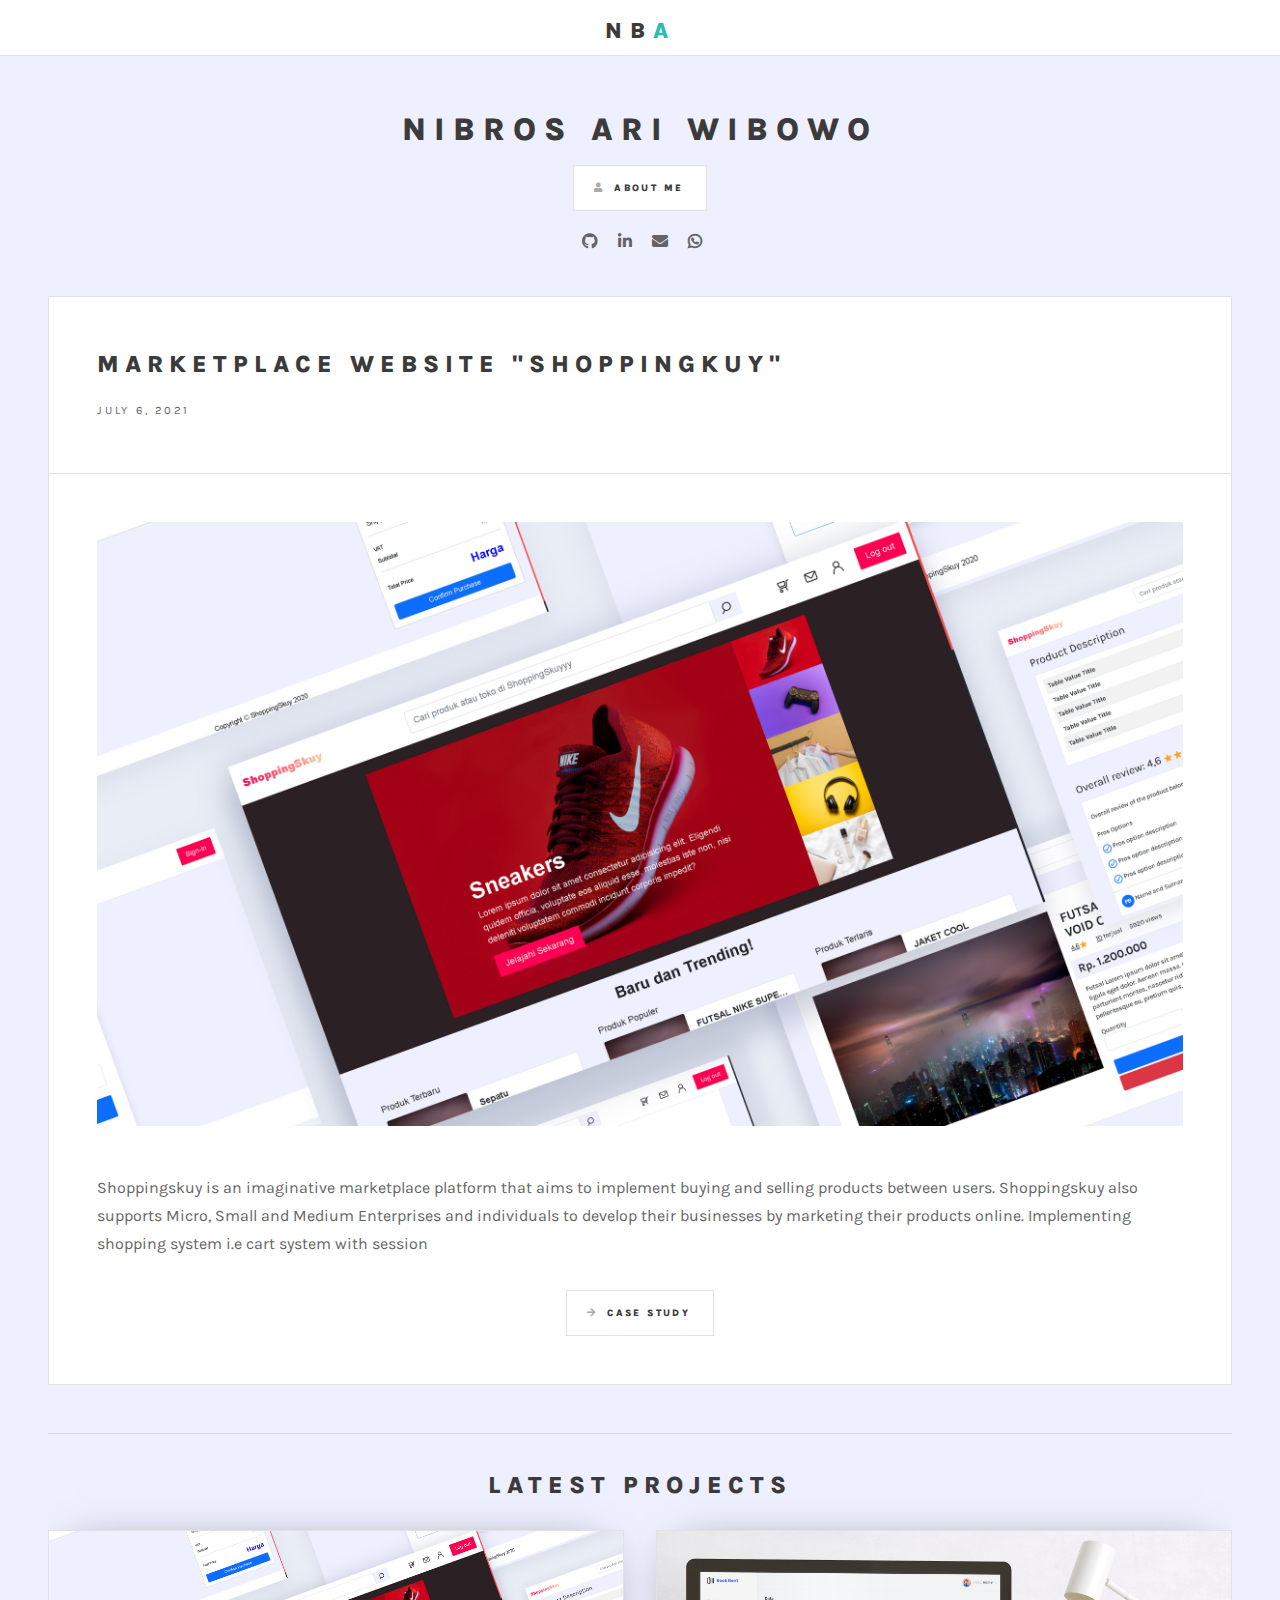
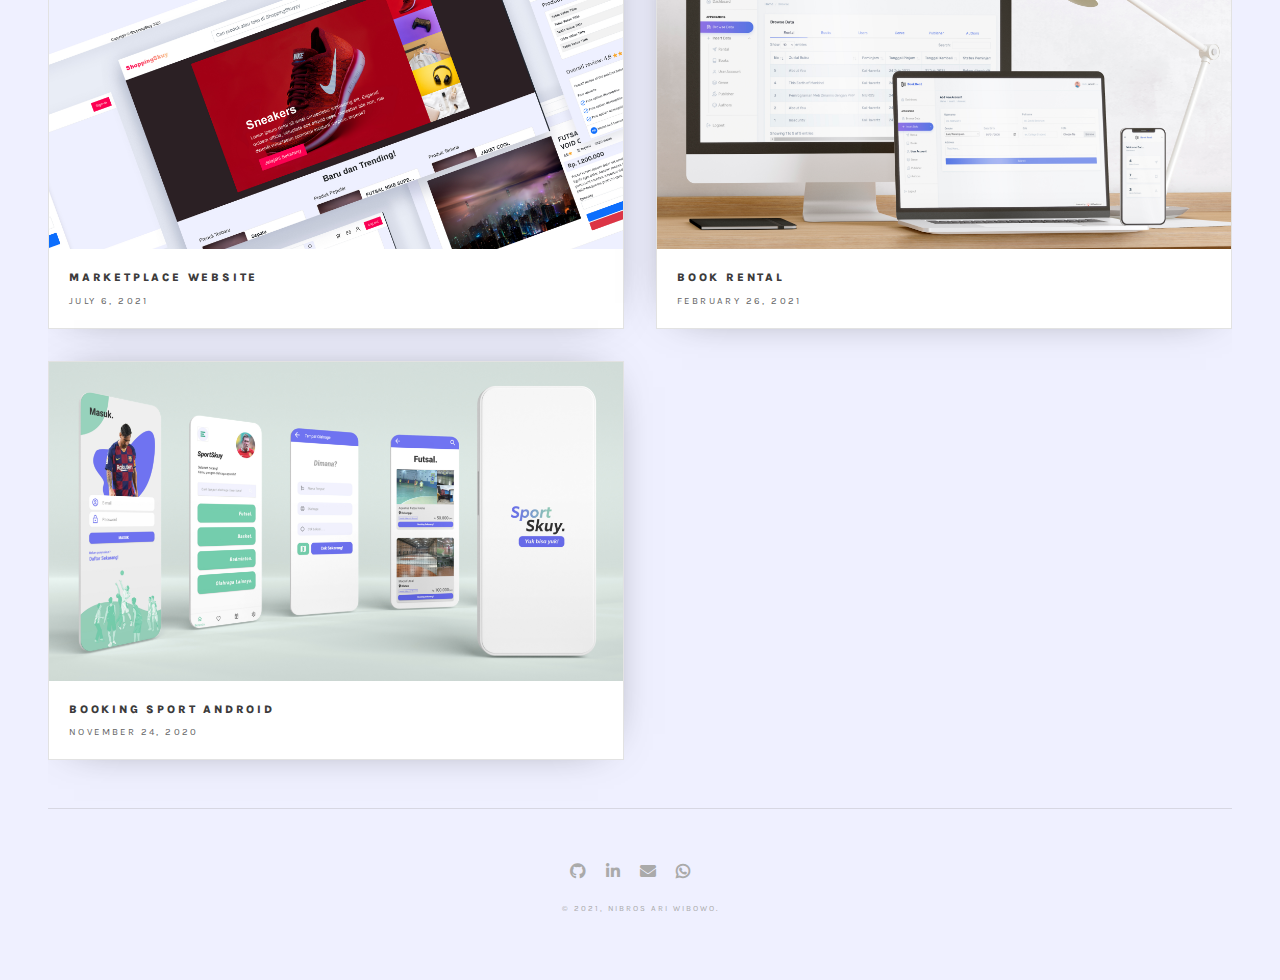
<file: index.html>
<!DOCTYPE HTML>
<html>

<head>
	<title>Portofolio Nibros Ari Wibowo</title>
	<meta charset="utf-8" />
	<meta name="viewport" content="width=device-width, initial-scale=1, user-scalable=no" />
	<link rel="stylesheet" href="assets/css/main.css" />
	<link rel="shortcut icon" href="favicon.ico">
</head>

<body class="is-preload">
	<i class="fas fa-arrow-up" onclick="topFunction()" id="goTopBtn" title="Go to top"></i>

	<!-- Wrapper -->
	<div id="wrapper">

		<!-- Header -->
		<header id="header">
			<h1 style="font-size: 2rem; padding: 0;"><a href="index.html">NB<span style="color: #2ebaae;">A</span></a></h1>
		</header>

		<!-- Main -->
		<div id="main">

			<!-- Post -->
			<article class="post">
				<header>
					<div class="title">
						<h2><a href="shoppingskuy.html">Marketplace Website "Shoppingkuy"</a></h2>
						<p>July 6, 2021</p>
					</div>
				</header>
				<a href="shoppingskuy.html" class="image featured"><img src="images/shoppingskuy-thumbnail.jpg" alt=""
						height="10%" /></a>
				<p>Shoppingskuy is an imaginative marketplace platform that aims to implement buying and
					selling products
					between
					users. Shoppingskuy also supports Micro, Small and Medium Enterprises and individuals to develop their
					businesses
					by marketing their products online. Implementing shopping system i.e cart system with session</p>
				<footer>
					<ul class="actions reading">
						<li><a href="shoppingskuy.html" class="button icon solid fa-arrow-right">CASE STUDY</a></li>
					</ul>
				</footer>
			</article>
		</div>

		<!-- Sidebar -->
		<section id="sidebar">

			<!-- Intro -->
			<section id="intro">
				<header class="pad-body">
					<h2>Nibros Ari Wibowo</h2>
					<a href="#aboutme" class="button icon solid fa-user" for="modal-1">About Me</a>
					<ul class="icons" style="padding: 0 0 0 0.5rem;">
						<li><a href="https://github.com/ariiera-code" class="icon brands fa-github" target="__blank"><span
									class="label">Github</span></a>
						</li>
						<li><a href="https://www.linkedin.com/in/ariiera/" class="icon brands fa-linkedin-in" target="__blank"><span
									class="label">Linked-in</span></a></li>
						<li>
							<a href="javascript:void(0)" class="icon solid fa-envelope popup"
								onclick='CopyToClipboard("thankyounibros@gmail.com", true, "Email copied to clipboard" )'>
							</a>
						</li>
						<li style="padding: 0;"><a href="https://api.whatsapp.com/send?phone=62895329221824"
								class="icon solid brands fa-whatsapp" target="__blank"></a></li>
						<li>
					</ul>
				</header>
			</section>

			<!-- Mini Posts -->
			<section>
				<h2 style="font-size: 1.5rem;">Latest Projects</h2>
				<div class="mini-posts">
					<!-- Mini Post -->
					<article class="mini-post">
						<header>
							<h3><a href="shoppingskuy.html">Marketplace Website</a></h3>
							<time class="published" datetime="2021-7-6">July 6, 2021</time>
						</header>
						<a href="shoppingskuy.html" class="image"><img src="images/shoppingskuy-thumbnail.jpg" alt="" /></a>
					</article>

					<!-- Mini Post -->
					<article class="mini-post">
						<header>
							<h3><a href="bookrent.html">Book Rental</a></h3>
							<time class="published" datetime="2021-2-26">February 26, 2021</time>
						</header>
						<a href="bookrent.html" class="image"><img src="images/bookrents-thumbnail.jpg" alt="" /></a>
					</article>

					<!-- Mini Post -->
					<article class="mini-post">
						<header>
							<h3><a href="booksport.html">Booking Sport Android</a></h3>
							<time class="published" datetime="2020-11-24">November 24, 2020</time>
						</header>
						<a href="booksport.html" class="image"><img src="images/booksport-thumbnail.jpg" alt="" /></a>
					</article>
				</div>
			</section>

			<!-- Footer -->
			<section id="footer" style="text-align: center;">
				<ul class="icons">
					<li><a href="https://github.com/ariiera-code" class="icon brands fa-github" target="__blank"></a>
					</li>
					<li><a href="https://www.linkedin.com/in/ariiera/" class="icon brands fa-linkedin-in" target="__blank"></a>
					</li>
					<li>
						<div href="thankyounibros@gmail.com" class="icon solid fa-envelope popup"
							onclick='CopyToClipboard("thankyounibros@gmail.com", true, "Email copied to clipboard" )'>
							<span class="popuptext" id="emailPopup">Email Copied!</span>
						</div>
					</li>
					<li><a href="https://api.whatsapp.com/send?phone=62895329221824" class="icon solid brands fa-whatsapp"
							target="__blank"></a></li>
					<li>
				</ul>
				<p class="copyright">&copy; 2021, Nibros Ari Wibowo.</p>
			</section>

		</section>

	</div>

	<!-- Modal - About me -->
	<div class="cssmodal dialog" id="aboutme">
		<a href="#/" class="veil"></a>
		<figure>
			<h2>About Me<a href="#/" class="smallclose icon solid fa-times" aria-label="Close Modal Box"
					style="padding:0;"></a></h2>
			I am a self-starter and creative thinker. Hard-working <strong>Full-Stack Developer</strong> with a flair for
			creating elegant
			solutions in the least amount of time. <strong>Looking for growth opportunities</strong> to try new technologies
			and
			grow
			my
			technical
			skill set in a <strong>team-based</strong> atmosphere.
		</figure>
	</div>

	<!-- Scripts -->
	<script src="assets/js/jquery.min.js"></script>
	<script src="assets/js/browser.min.js"></script>
	<script src="assets/js/breakpoints.min.js"></script>
	<script src="assets/js/util.js"></script>
	<script src="assets/js/main.js"></script>

</body>

</html>
</file>
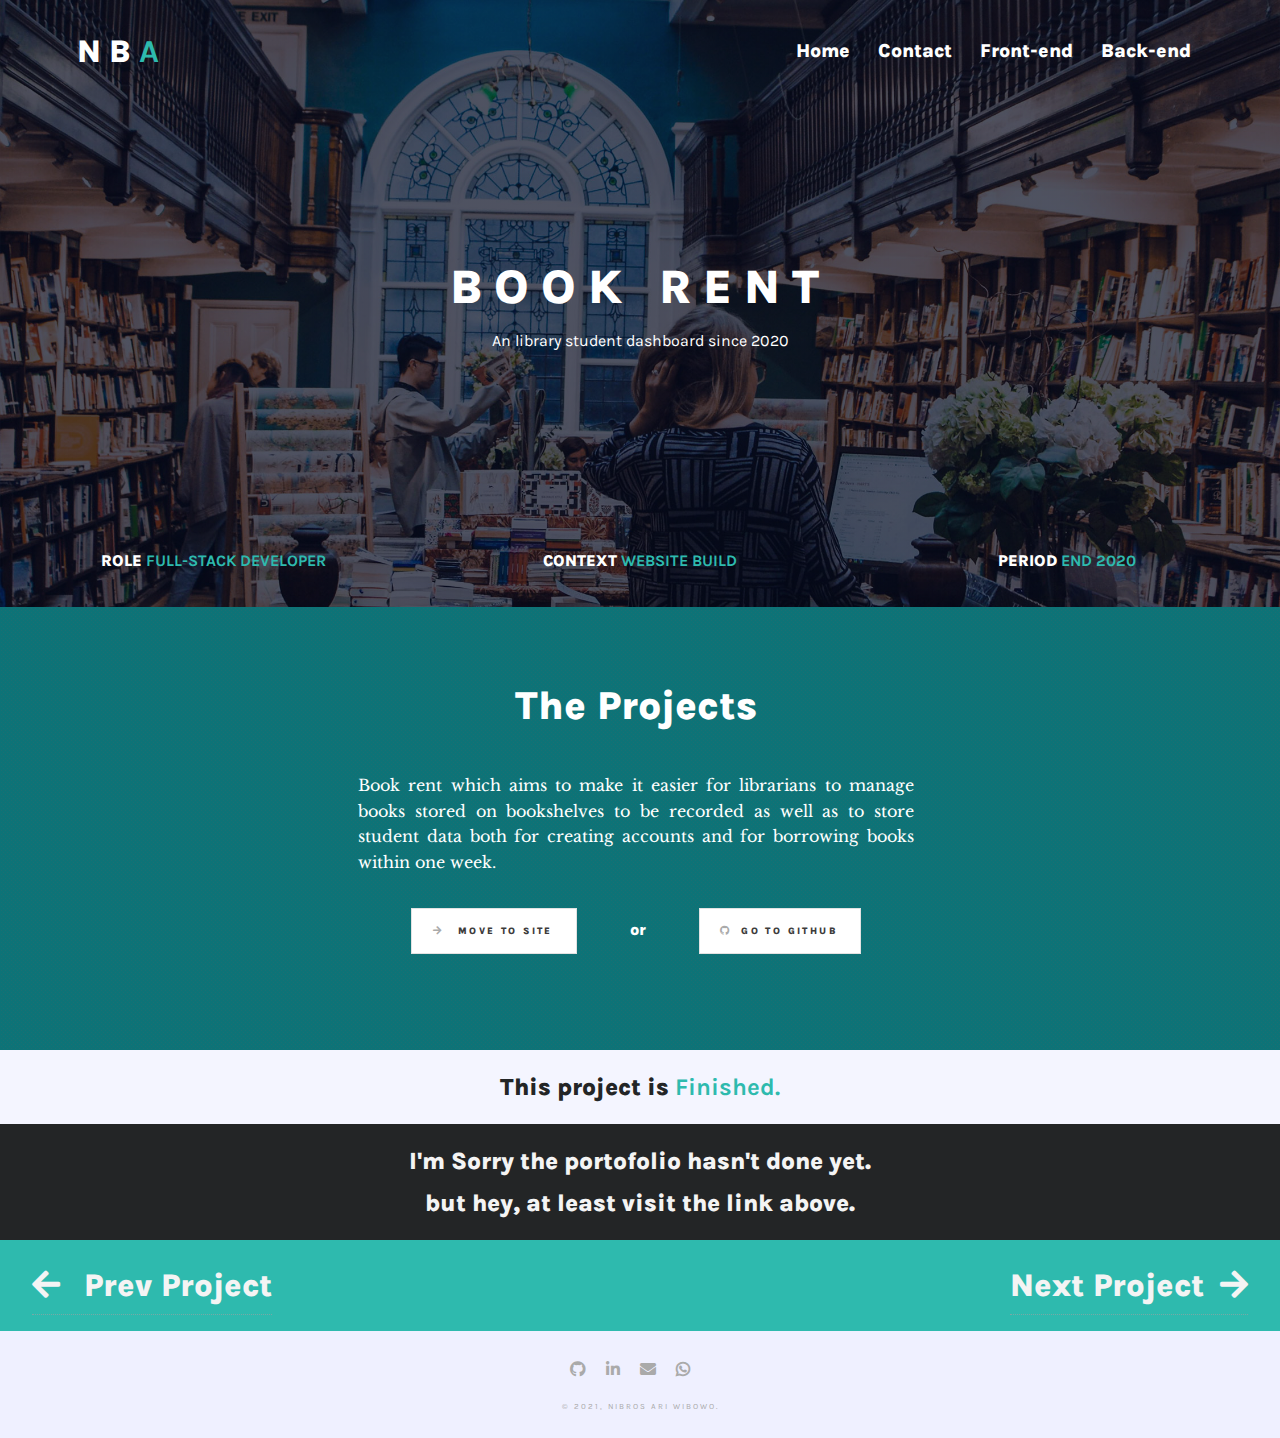
<file: bookrent.html>
<!DOCTYPE HTML>
<!--
	Future Imperfect by HTML5 UP
	html5up.net | @ajlkn
	Free for personal and commercial use under the CCA 3.0 license (html5up.net/license)
-->
<html>

<head>
	<title>NBA - Book Rent Dashboard Project</title>
	<meta charset="utf-8" />
	<meta name="viewport" content="width=device-width, initial-scale=1, user-scalable=no" />
	<link rel="stylesheet" href="assets/css/main.css" />
	<link rel="shortcut icon" href="favicon.ico">
</head>

<body class="single is-preload">
	<i class="fas fa-arrow-up" onclick="topFunction()" id="goTopBtn" title="Go to top"></i>
	<section class="header-bookrents">
		<nav>
			<a href="index.html">
				<h1 style="font-size: 2rem; color: white;">NB<span class="bold-green">A</span></h1>
			</a>
			<div class="nav-links" id="navLinks">
				<ul>
					<li><i class="fas fa-times" onclick="hideMenu()"></i></li>
					<li><a href="index.html">Home</a></li>
					<li><a href="#contact">Contact</a></li>
					<li><a href="#frontend">Front-end</a></li>
					<li><a href="#backend">Back-end</a></li>
				</ul>
			</div>
			<i class="fas fa-bars" onclick="showMenu()"></i>
		</nav>
		<div class="hero-2">
			<div class="row hero-container">
				<div class="col-12 col-12-medium" style="padding: 0;">
					<h1 class="hero-items">Book Rent</h1>
					<span class="hero-items">An library student dashboard since 2020</span>
				</div>
			</div>
		</div>
		<div class="hero-2">
			<div class="row hero-2container">
				<div class="col-4 col-12-medium" style="padding: 0;">
					<p class="hero-2items">ROLE <span class="bold-green">FULL-STACK DEVELOPER</span></p>
				</div>
				<div class="col-4 col-12-medium" style="padding: 0;">
					<p class="hero-2items">CONTEXT <span class="bold-green">WEBSITE BUILD</span></p>
				</div>
				<div class="col-4 col-12-medium" style="padding: 0;">
					<p class="hero-2items">PERIOD <span class="bold-green">END 2020</span></p>
				</div>
			</div>
		</div>
	</section>

	<section class="introduction">
		<div class="row aim-project">
			<div class="col-3 col-12-medium" style="padding: 0;">
			</div>
			<div class="col-6 col-12-medium" style="padding: 0;">
				<div class="title-project">
					<span>The Projects</span>
				</div>
				<p class="p-project">Book rent which aims to make it easier for librarians to manage books stored on bookshelves
					to
					be recorded as well as to store student data both for creating accounts and for borrowing books within one
					week.
				</p>
				<div class="visit-center">
					<a href="https://bookrents.000webhostapp.com" class="button icon solid fa-arrow-right" target="_blank"> MOVE
						TO
						SITE</a>
					<span class="atau">or</span>
					<a href="https://github.com/ariiera-code/sewa-buku" class="button icon brands fa-github" target="_blank">GO TO
						GITHUB</a>
				</div>
			</div>
			<div class="col-3 col-12-medium" style="padding: 0;">
			</div>
		</div>
	</section>

	<div class="sorry-project" style="background-color: #ffffff59;">
		<div style="color: #232526;">
			<span>This project is <span class="bold-green">Finished.</span></span>
		</div>
	</div>
	<div class="sorry-project">
		<div>
			<span>I'm Sorry the portofolio hasn't done yet.<br> but hey, at least visit the link
				above.</span>
		</div>
	</div>

	<div class="next-prev-project">
		<a class="col-6-medium" href="shoppingskuy.html">
			<div><i class="icon solid fa-arrow-left">
				</i><span class="prev-project">Prev Project</span>
			</div>
		</a>
		<a class="col-6-medium" href="shoppingskuy.html">
			<div class="col-6-medium">
				</i><span class="next-project">Next Project</span><i class="icon solid fa-arrow-right"></i>
			</div>
		</a>
	</div>
	<!-- Footer -->
	<div id="wrapper" style="padding: 0.5em 4.5em;">

		<!-- Footer -->
		<section id="footer">
			<ul class="icons">
				<li><a href="https://github.com/ariiera-code" class="icon brands fa-github" target="__blank"></a>
				</li>
				<li><a href="https://www.linkedin.com/in/ariiera/" class="icon brands fa-linkedin-in" target="__blank"></a>
				</li>
				<li>
					<div href="thankyounibros@gmail.com" class="icon solid fa-envelope popup"
						onclick='CopyToClipboard("thankyounibros@gmail.com", true, "Email copied to clipboard" )'>
						<span class="popuptext" id="emailPopup">Email Copied!</span>
					</div>
				</li>
				<li><a href="https://api.whatsapp.com/send?phone=62895329221824" class="icon solid brands fa-whatsapp"
						target="__blank"></a></li>
				<li>
			</ul>
			<p class="copyright">&copy; 2021, Nibros Ari Wibowo.</p>
		</section>

	</div>

	<!-- Modal - Contact -->
	<div class="cssmodal dialog" id="contact" style="text-align: center;">
		<a href="#/" class="veil"></a>
		<figure>
			<h2 style="padding-top: 1rem;">Contact<a href="#/" class="smallclose icon solid fa-times"
					aria-label="Close Modal Box" style="padding:1rem;"></a></h2>
			<button id="emailcopy" class="button fit icon solid fa-envelope">thankyounibros@gmail.com</button>
			<a href="https://api.whatsapp.com/send?phone=62895329221824" class="button fit icon brands fa-whatsapp"
				target="__blank">Linked-in</a>
			<a href="https://github.com/ariiera-code/sewa-buku" class="button fit icon brands fa-github"
				target="__blank">GITHUB</a>
			<a href="https://www.linkedin.com/in/ariiera/" class="button fit icon brands fa-linkedin"
				target="__blank">LINKED-IN</a>
		</figure>
	</div>

	<!-- Scripts -->
	<script src="assets/js/jquery.min.js"></script>
	<script src="assets/js/browser.min.js"></script>
	<script src="assets/js/breakpoints.min.js"></script>
	<script src="assets/js/util.js"></script>
	<script src="assets/js/main.js"></script>

</body>

</html>
</file>
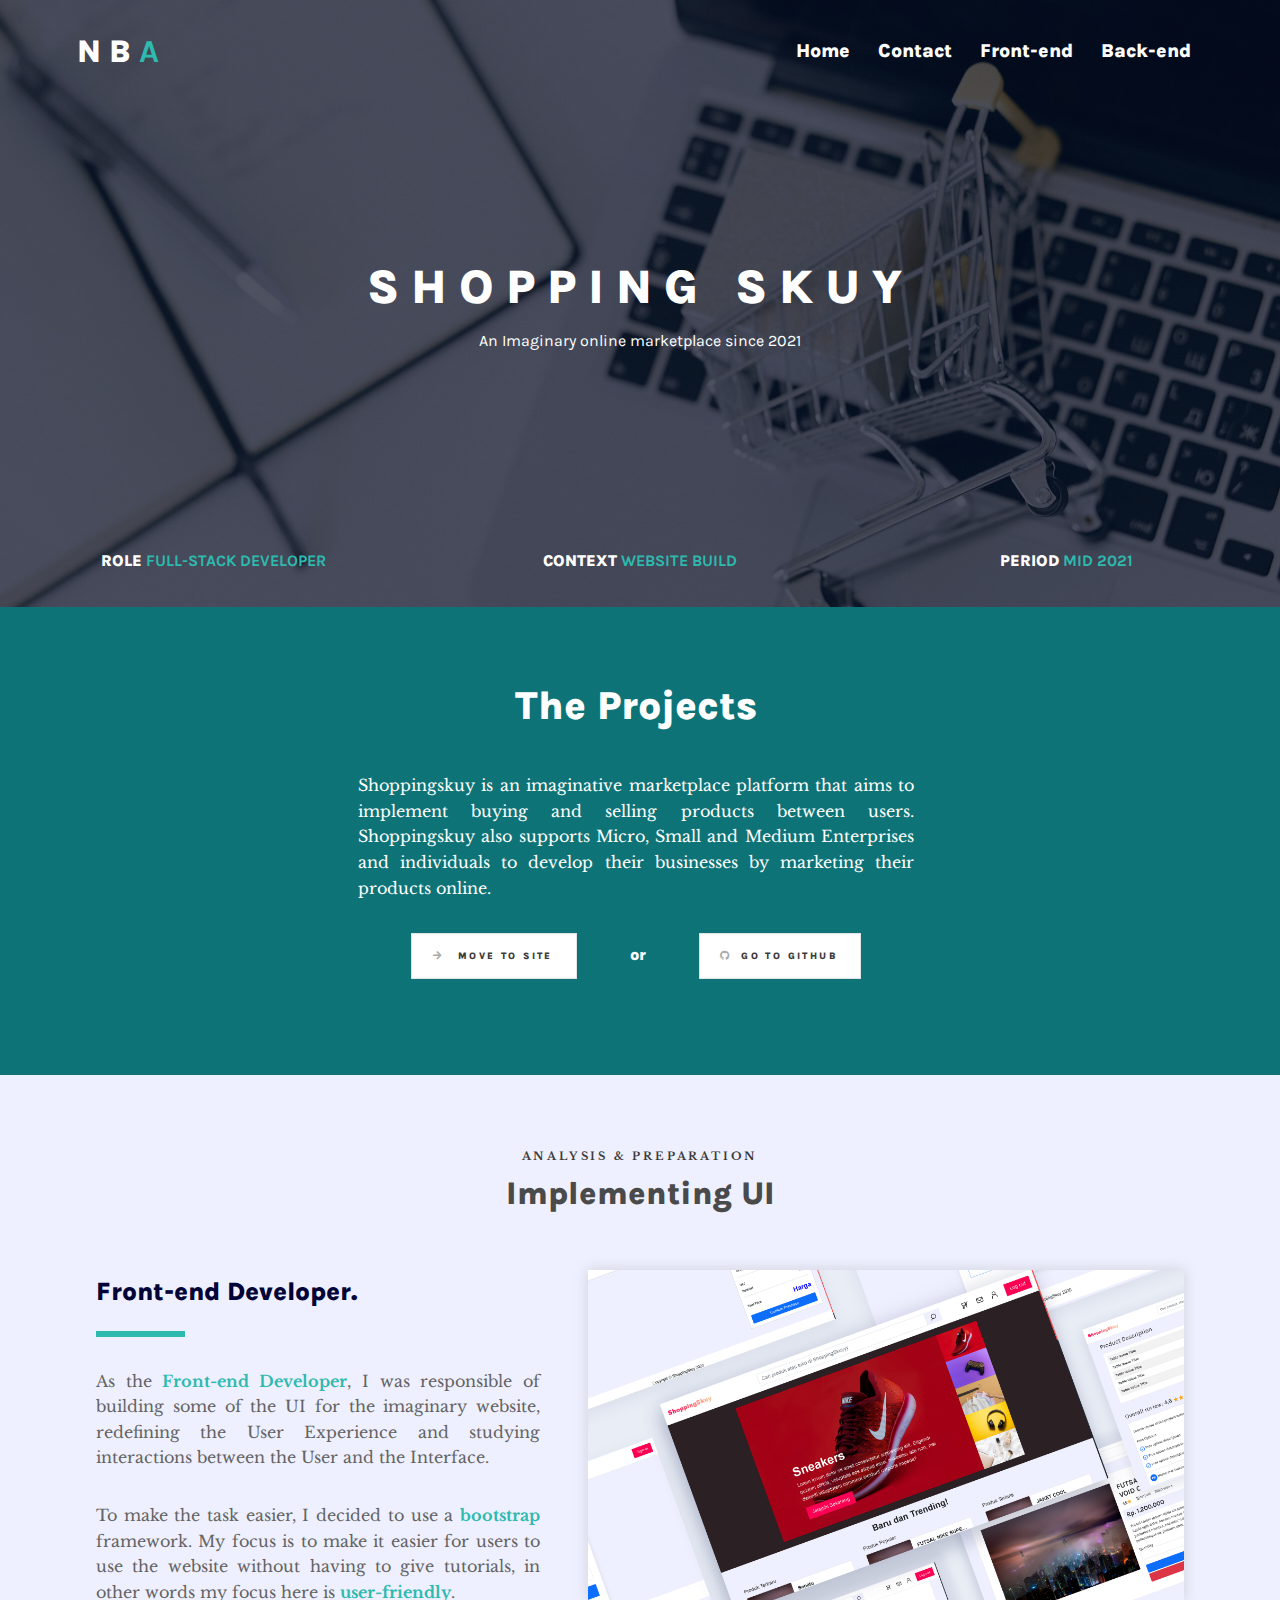
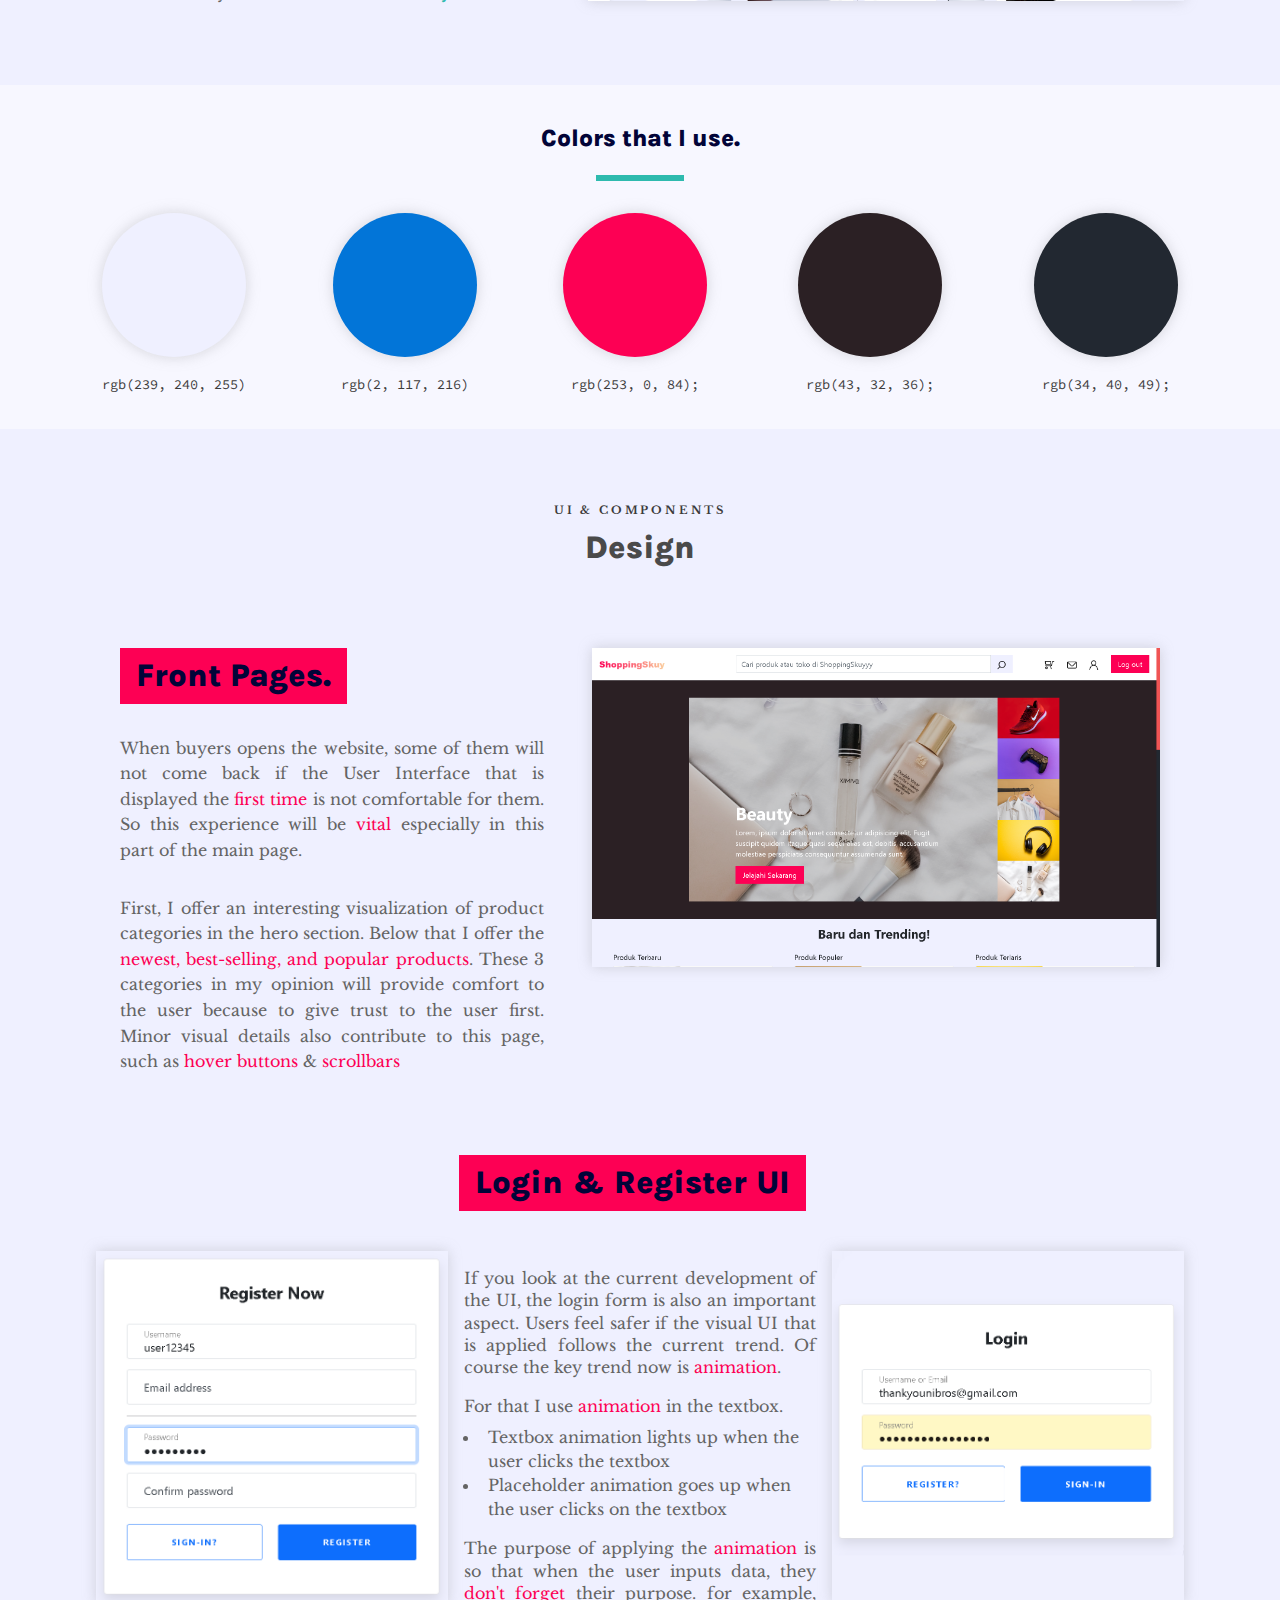
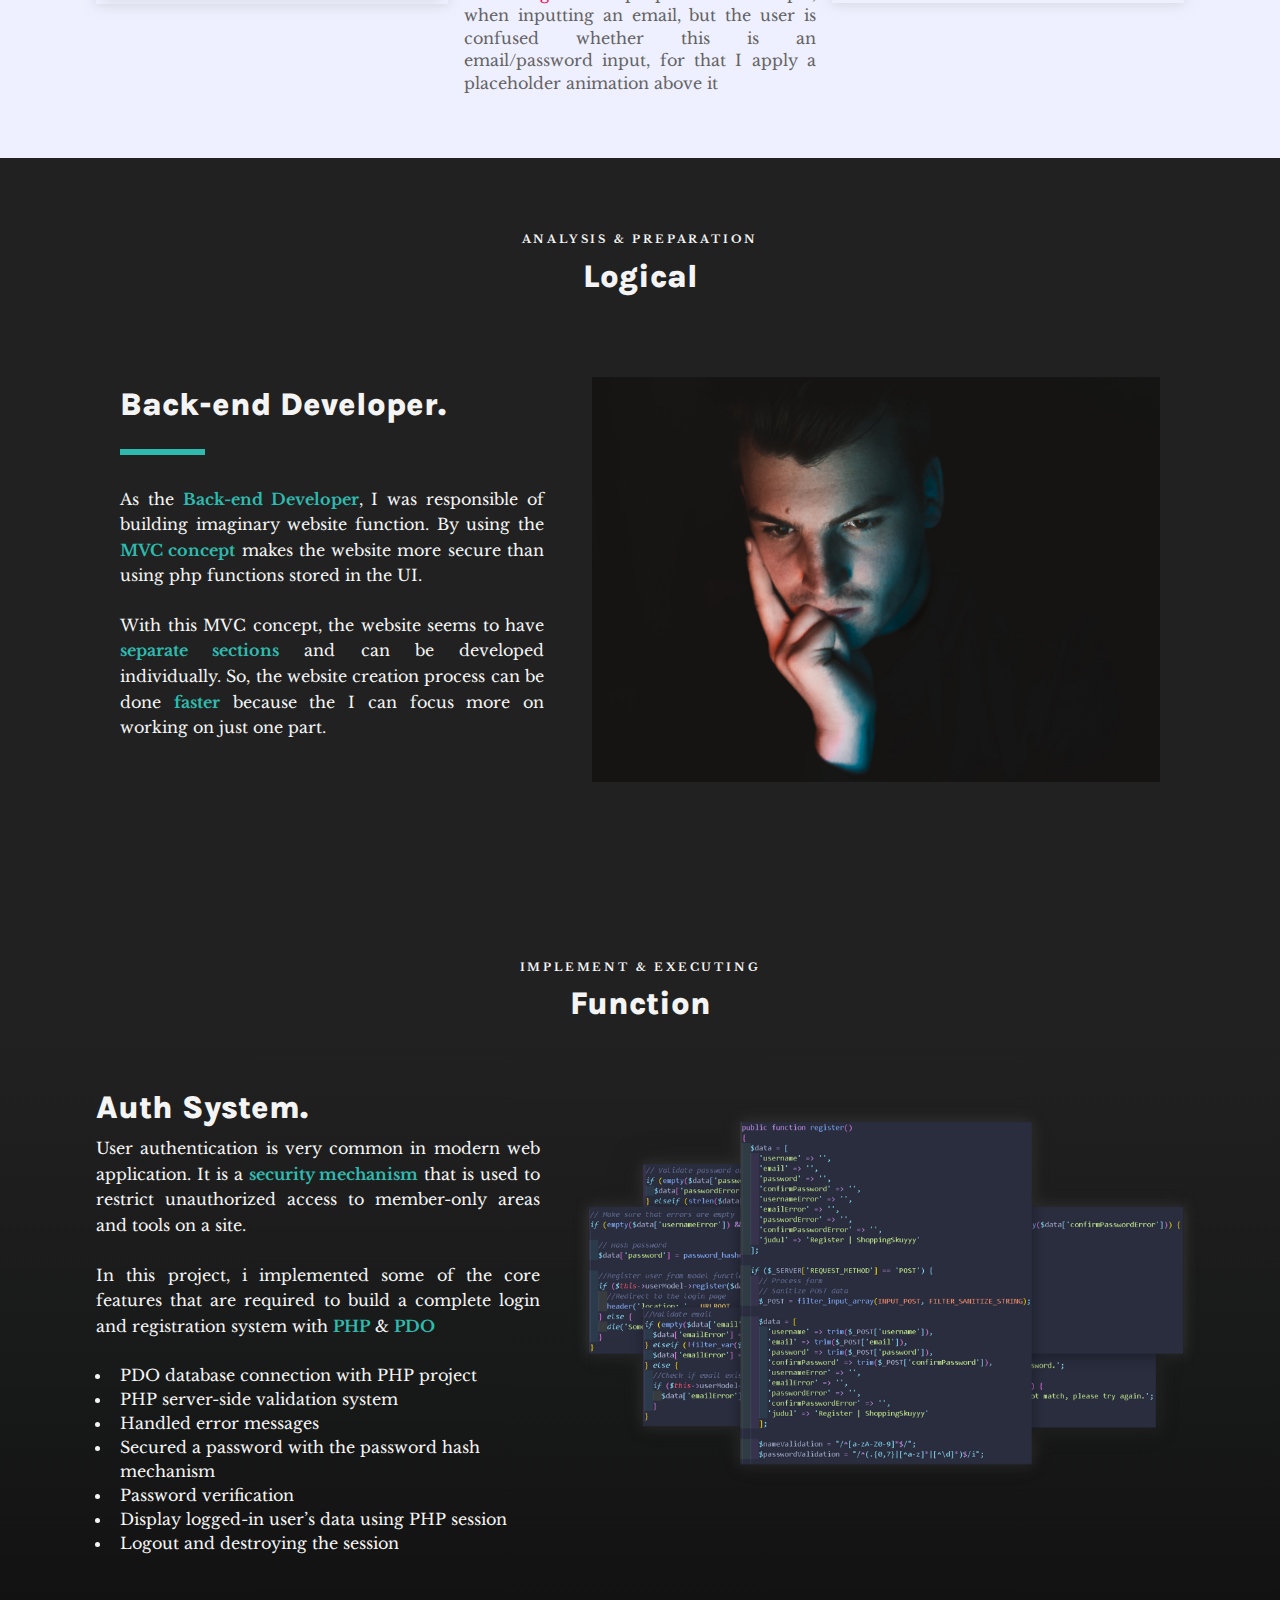
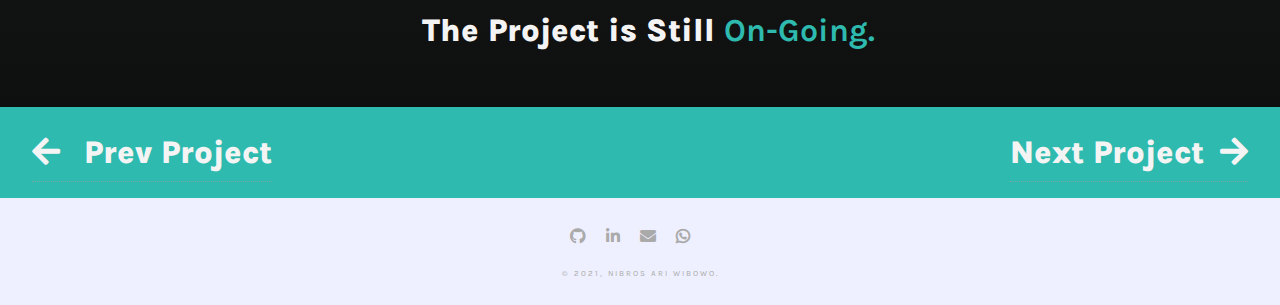
<file: shoppingskuy.html>
<!DOCTYPE HTML>
<!--
	Future Imperfect by HTML5 UP
	html5up.net | @ajlkn
	Free for personal and commercial use under the CCA 3.0 license (html5up.net/license)
-->
<html>

<head>
	<title>NBA - Shoppingskuy Project</title>
	<meta charset="utf-8" />
	<meta name="viewport" content="width=device-width, initial-scale=1, user-scalable=no" />
	<link rel="stylesheet" href="assets/css/main.css" />
	<link rel="shortcut icon" href="favicon.ico">
</head>

<body class="single is-preload">
	<i class="fas fa-arrow-up" onclick="topFunction()" id="goTopBtn" title="Go to top"></i>
	<section class="header">
		<nav>
			<a href="index.html">
				<h1 style="font-size: 2rem; color: white;">NB<span class="bold-green">A</span></h1>
			</a>
			<div class="nav-links" id="navLinks">
				<ul>
					<li><i class="fas fa-times" onclick="hideMenu()"></i></li>
					<li><a href="index.html">Home</a></li>
					<li><a href="#contact">Contact</a></li>
					<li><a href="#frontend">Front-end</a></li>
					<li><a href="#backend">Back-end</a></li>
				</ul>
			</div>
			<i class="fas fa-bars" onclick="showMenu()"></i>
		</nav>
		<div class="hero-2">
			<div class="row hero-container">
				<div class="col-12 col-12-medium" style="padding: 0;">
					<h1 class="hero-items">Shopping Skuy</h1>
					<span class="hero-items">An Imaginary online marketplace since 2021</span>
				</div>
			</div>
		</div>
		<div class="hero-2">
			<div class="row hero-2container">
				<div class="col-4 col-12-medium" style="padding: 0;">
					<p class="hero-2items">ROLE <span class="bold-green">FULL-STACK DEVELOPER</span></p>
				</div>
				<div class="col-4 col-12-medium" style="padding: 0;">
					<p class="hero-2items">CONTEXT <span class="bold-green">WEBSITE BUILD</span></p>
				</div>
				<div class="col-4 col-12-medium" style="padding: 0;">
					<p class="hero-2items">PERIOD <span class="bold-green">MID 2021</span></p>
				</div>
			</div>
		</div>
	</section>

	<section class="introduction">
		<div class="row aim-project">
			<div class="col-3 col-12-medium" style="padding: 0;">
			</div>
			<div class="col-6 col-12-medium" style="padding: 0;">
				<div class="title-project">
					<span>The Projects</span>
				</div>
				<p class="p-project">Shoppingskuy is an imaginative marketplace platform that aims to implement buying and
					selling products
					between
					users. Shoppingskuy also supports Micro, Small and Medium Enterprises and individuals to develop their
					businesses
					by marketing their products online. </p>
				<div class="visit-center">
					<a href="https://shoppingskuy.xyz" class="button icon solid fa-arrow-right" target="_blank"> MOVE TO
						SITE</a>
					<span class="atau">or</span>
					<a href="https://github.com/ariiera-code/shoppingskuyyy" class="button icon brands fa-github"
						target="_blank">GO TO
						GITHUB</a>
				</div>
			</div>
			<div class="col-3 col-12-medium" style="padding: 0;">
			</div>
		</div>
	</section>

	<section class="project-content" id="frontend">
		<!-- Intro frontend -->
		<div class="project-intro-frontend-section">
			<div class="project-head">
				<h4 class="project-subtitle">ANALYSIS & PREPARATION</h4>
				<a class="project-imp">Implementing UI</a>
			</div>
			<div id="wrapper">
				<div class="row intro-frontend">
					<div class="col-5 col-12-medium">
						<div class="title-frontend"><a>Front-end Developer.</a></div>
						<hr class="humble">
						<p class="p-frontend">As the <span class="bold-green">Front-end Developer</span>, I was responsible of
							building some of the UI for
							the
							imaginary
							website, redefining the User Experience and studying interactions between the User and the Interface.</p>
						<p class="p-frontend">To make the task easier, I decided to use a <span class="bold-green">bootstrap</span>
							framework. My focus is to
							make it
							easier for users to use the website without having to give tutorials, in other words my focus here is
							<span class="bold-green">user-friendly</span>.</p>
					</div>
					<div class="col-7 col-12-medium">
						<span class="image fit img-shadow"><img src="images/shoppingskuy-thumbnail.jpg" alt="" /></span>
					</div>
				</div>
			</div>
		</div>
		<!-- Color Section -->
		<div class="project-color-section">
			<div class="project-color ">
				<div class="color-title"><span>Colors that I use.</span></div>
				<hr class="humble-color">
				<div class="color-section">
					<div class="align-center">
						<div class="color-circle1"></div>
						<span class="color-name">rgb(239, 240, 255)</span>
					</div>
					<div class="align-center">
						<div class="color-circle2"></div>
						<span class="color-name">rgb(2, 117, 216)</span>
					</div>
					<div class="align-center">
						<div class="color-circle3"></div>
						<span class="color-name">rgb(253, 0, 84);</span>
					</div>
					<div class="align-center">
						<div class="color-circle4"></div>
						<span class="color-name">rgb(43, 32, 36);</span>
					</div>
					<div class="align-center">
						<div class="color-circle5"></div>
						<span class="color-name">rgb(34, 40, 49);</span>
					</div>
				</div>
			</div>
		</div>
		<!-- Frontend Section -->
		<div class="project-fronteed-section">
			<div class="project-head">
				<h4 class="project-subtitle">UI & Components</h4>
				<a class="project-imp">Design</a>
			</div>
			<div class="wrapper-frontend-frontpage">
				<div class="row intro-frontend">
					<div class="col-5 col-12-medium">
						<div class="title-frontpages"><span>Front Pages.</span></div>
						<p class="p-frontend">When buyers opens the website, some of them will not come back if the User Interface
							that is
							displayed the
							<span class="bold-oranges">first time</span> is not comfortable for them. So this experience will be <span
								class="bold-oranges">vital</span> especially in this part of
							the main
							page.</p>
						<p class="p-frontend">
							First, I offer an interesting visualization of product categories in the hero section. Below that I offer
							the
							<span class="bold-oranges">newest, best-selling, and popular products</span>. These 3 categories in my
							opinion will provide comfort to
							the
							user
							because to give trust to the user first. Minor visual details also contribute to this page, such as <span
								class="bold-oranges">hover
								buttons</span>
							& <span class="bold-oranges">scrollbars</span> </p>
					</div>
					<div class="col-7 col-12-medium">
						<span class="image fit img-shadow"><img src="images/shoppingskuy-2.png" alt="" /></span>
					</div>
				</div>
			</div>
			<div id="wrapper">
				<div class="row">
					<div class="title-loginui"><span>Login & Register UI</span></div>
				</div>
				<div class="row loginui-frontend">
					<div class="col-4 col-4-medium pad-loginui-img">
						<span class="image fit img-shadow"><img src="images/shoppingskuy-4.png" alt="" /></span>
					</div>
					<div class="col-4-medium pad-loginui-img4">
						<span class="img-shadow"><img class="imglogin" src="images/shoppingskuy-4.png" alt="" /></span>
					</div>
					<div class="col-4 col-8-medium">
						<p class="p-loginui">
						</p>
						<p class="p-loginui">If you look at the current development of the UI, the login form is also an important
							aspect.
							Users feel safer if the visual UI that is applied follows the current trend. Of course the key trend now
							is
							<span class="bold-oranges">animation</span>.
						</p>
						<p class="p-loginui pad">For that I use <span class="bold-oranges">animation</span> in the textbox.
						</p>
						<ul class="ul-loginui">
							<li>Textbox animation lights up when the user clicks the textbox</li>
							<li>Placeholder animation goes up when the user clicks on the textbox </li>
						</ul>
						<p class="p-loginui">
							The purpose of applying the <span class="bold-oranges">animation</span> is so that when the user inputs
							data,
							they <span class="bold-oranges">don't forget</span> their
							purpose. for
							example, when inputting an email, but the user is confused whether this is an email/password input, for
							that
							I
							apply a placeholder animation above it
						</p>
					</div>
					<div class="col-4 col-4-medium pad-loginui-img2">
						<span class="image fit img-shadow"><img src="images/shoppingskuy-3.png" alt="" /></span>
					</div>
				</div>
			</div>
		</div>
		<!-- Backend Section -->
		<div class="project-intro-backend-section" id="backend">
			<div class="project-head-backend">
				<h4 class="project-subtitle">ANALYSIS & PREPARATION</h4>
				<a class="project-imp">Logical</a>
			</div>
			<div class="wrapper-backend">
				<div class="row intro-frontend">
					<div class="col-5 col-12-medium">
						<div class="title-backend"><a class="smaller">Back-end Developer.</a></div>
						<hr class="humble">
						<p class="p-backend">As the <span class="bold-green">Back-end Developer</span>, I was responsible of
							building imaginary
							website function. By using the <span class="bold-green">MVC concept</span> makes the website more secure
							than using php
							functions stored in
							the UI.</p>
						<p class="p-backend">With this MVC concept, the website seems to have <span class="bold-green">separate
								sections</span>
							and can be developed
							individually. So, the website creation process can be done <span class="bold-green">faster</span> because
							the I can
							focus more on
							working on just one part. </p>
					</div>
					<div class="col-7 col-12-medium">
						<div class="image fit img-shadow cover-fit"><img src="images/shoppingskuy-5.jpg" height="100%"
								style="object-fit: cover;" alt="" />
						</div>
					</div>
				</div>
			</div>
			<div class="project-backend-section">
				<div class="project-head-backend2">
					<h4 class="project-subtitle">Implement & Executing</h4>
					<a class="project-imp">Function</a>
				</div>
				<div id="wrapper">
					<div class="row intro-frontend">
						<div class="col-5 col-12-medium">
							<div class="title-backend"><a>Auth System.</a></div>
							<p class="p-backend">User authentication is very common in modern web application. It is a <span
									class="bold-green">security mechanism</span> that is used to restrict unauthorized access to
								member-only
								areas and tools on a site.</p>
							<p class="p-backend">In this project, i implemented some of the core features that are required to build a
								complete
								login and registration system with <span class="bold-green">PHP</span> & <span
									class="bold-green">PDO</span></p>
							<ul class="ul-loginui">
								<li>PDO database connection with PHP project</li>
								<li>PHP server-side validation system</li>
								<li>Handled error messages</li>
								<li>Secured a password with the password hash mechanism</li>
								<li>Password verification</li>
								<li>Display logged-in user’s data using PHP session</li>
								<li>Logout and destroying the session</li>
							</ul>
						</div>
						<div class="col-7 col-12-medium">
							<div class="image fit img-shadow"><img src="images/shoppingskuy-5.png" alt="" /></div>
						</div>
						<div class="title-backend" style="margin:2rem auto 0 auto;"><a class="on-going">The Project is Still
								<span class="bold-green">On-Going.</span></a>
						</div>
					</div>
				</div>
			</div>
	</section>

	<div class="next-prev-project">
		<a class="col-6-medium" href="bookrent.html">
			<div><i class="icon solid fa-arrow-left">
				</i><span class="prev-project">Prev Project</span>
			</div>
		</a>
		<a class="col-6-medium" href="bookrent.html">
			<div class="col-6-medium">
				</i><span class="next-project">Next Project</span><i class="icon solid fa-arrow-right"></i>
			</div>
		</a>
	</div>
	<!-- Footer -->
	<div id="wrapper" style="padding: 0.5em 4.5em;">

		<!-- Footer -->
		<section id="footer">
			<ul class="icons">
				<li><a href="https://github.com/ariiera-code" class="icon brands fa-github" target="__blank"></a>
				</li>
				<li><a href="https://www.linkedin.com/in/ariiera/" class="icon brands fa-linkedin-in" target="__blank"></a>
				</li>
				<li>
					<div href="thankyounibros@gmail.com" class="icon solid fa-envelope popup"
						onclick='CopyToClipboard("thankyounibros@gmail.com", true, "Email copied to clipboard" )'>
						<span class="popuptext" id="emailPopup">Email Copied!</span>
					</div>
				</li>
				<li><a href="https://api.whatsapp.com/send?phone=62895329221824" class="icon solid brands fa-whatsapp"
						target="__blank"></a></li>
				<li>
			</ul>
			<p class="copyright">&copy; 2021, Nibros Ari Wibowo.</p>
		</section>

	</div>

	<!-- Modal - Contact -->
	<div class="cssmodal dialog" id="contact" style="text-align: center;">
		<a href="#/" class="veil"></a>
		<figure>
			<h2 style="padding-top: 1rem;">Contact<a href="#/" class="smallclose icon solid fa-times"
					aria-label="Close Modal Box" style="padding:1rem;"></a></h2>
			<button id="emailcopy" class="button fit icon solid fa-envelope">thankyounibros@gmail.com</button>
			<a href="https://api.whatsapp.com/send?phone=62895329221824" class="button fit icon brands fa-whatsapp"
				target="__blank">Linked-in</a>
			<a href="https://github.com/ariiera-code/sewa-buku" class="button fit icon brands fa-github"
				target="__blank">GITHUB</a>
			<a href="https://www.linkedin.com/in/ariiera/" class="button fit icon brands fa-linkedin"
				target="__blank">LINKED-IN</a>
		</figure>
	</div>

	<!-- Scripts -->
	<script src="assets/js/jquery.min.js"></script>
	<script src="assets/js/browser.min.js"></script>
	<script src="assets/js/breakpoints.min.js"></script>
	<script src="assets/js/util.js"></script>
	<script src="assets/js/main.js"></script>

</body>

</html>
</file>
<file: assets/css/main.css>
@import url(fontawesome-all.min.css);
@import url('https://fonts.googleapis.com/css2?family=Source+Code+Pro:wght@300;400&display=swap');
@import url('https://fonts.googleapis.com/css2?family=Karla:wght@300;400;500;700;800;900');
@import url('https://fonts.googleapis.com/css2?family=Libre+Baskerville&display=swap');

/*
	Future Imperfect by HTML5 UP
	html5up.net | @ajlkn
	Free for personal and commercial use under the CCA 3.0 license (html5up.net/license)
*/

:root{
	scrollbar-color: #2ebaae rgb(34, 40, 49) !important;
  scrollbar-width: thin !important;
}

html{
  scroll-behavior: smooth;
}

body::-webkit-scrollbar {
  width: 0.25rem;
}

body::-webkit-scrollbar-track {
  background: rgb(34, 40, 49);
}

body::-webkit-scrollbar-thumb {
  background: #2ebaae;
}

ul::-webkit-scrollbar {
  height: 0.25rem;
}

ul::-webkit-scrollbar-track {
  background: rgb(34, 40, 49);
}

ul::-webkit-scrollbar-thumb {
  background: #2ebaae;
}

html, body, div, span, applet, object,
iframe, h1, h2, h3, h4, h5, h6, p, blockquote,
pre, a, abbr, acronym, address, big, cite,
code, del, dfn, em, img, ins, kbd, q, s, samp,
small, strike, strong, sub, sup, tt, var, b,
u, i, center, dl, dt, dd, ol, ul, li, fieldset,
form, label, legend, table, caption, tbody,
tfoot, thead, tr, th, td, article, aside,
canvas, details, embed, figure, figcaption,
footer, header, hgroup, menu, nav, output, ruby,
section, summary, time, mark, audio, video {
	margin: 0;
	padding: 0;
	border: 0;
	font-size: 100%;
	font: inherit;
	vertical-align: baseline;}

article, aside, details, figcaption, figure,
footer, header, hgroup, menu, nav, section {
	display: block;}

body {
	line-height: 1;
}

ol, ul {
	list-style: none;
}

blockquote, q {
	quotes: none;
}

	blockquote:before, blockquote:after, q:before, q:after {
		content: '';
		content: none;
	}

table {
	border-collapse: collapse;
	border-spacing: 0;
}

body {
	-webkit-text-size-adjust: none;
}

mark {
	background-color: transparent;
	color: inherit;
}

input::-moz-focus-inner {
	border: 0;
	padding: 0;
}

input, select, textarea {
	-moz-appearance: none;
	-webkit-appearance: none;
	-ms-appearance: none;
	appearance: none;
}

/* Basic */

	@-ms-viewport {
		width: device-width;
	}

	body {
		-ms-overflow-style: scrollbar;
	}

	@media screen and (max-width: 480px) {

		html, body {
			min-width: 320px;
		}

	}

	html {
		box-sizing: border-box;
	}

	*, *:before, *:after {
		box-sizing: inherit;
	}

	body {
		background: #f4f4f4;
	}

		body.is-preload *, body.is-preload *:before, body.is-preload *:after {
			-moz-animation: none !important;
			-webkit-animation: none !important;
			-ms-animation: none !important;
			animation: none !important;
			-moz-transition: none !important;
			-webkit-transition: none !important;
			-ms-transition: none !important;
			transition: none !important;
		}

/* Type */

	body, input, select, textarea {
		color: #646464;
		font-family: "Karla", sans-serif !important;
		font-size: 14pt;
		font-weight: 400;
		line-height: 1.75;
	}

		@media screen and (max-width: 1680px) {

			body, input, select, textarea {
				font-size: 12pt;
			}

		}

		@media screen and (max-width: 1280px) {

			body, input, select, textarea {
				font-size: 12pt;
			}

		}

		@media screen and (max-width: 980px) {

			body, input, select, textarea {
				font-size: 12pt;
			}

		}

		@media screen and (max-width: 736px) {

			body, input, select, textarea {
				font-size: 12pt;
			}

		}

		@media screen and (max-width: 480px) {

			body, input, select, textarea {
				font-size: 12pt;
			}

		}

	a {
		-moz-transition: color 0.2s ease, border-bottom-color 0.2s ease;
		-webkit-transition: color 0.2s ease, border-bottom-color 0.2s ease;
		-ms-transition: color 0.2s ease, border-bottom-color 0.2s ease;
		transition: color 0.2s ease, border-bottom-color 0.2s ease;
		border-bottom: dotted 1px rgba(160, 160, 160, 0.65);
		color: inherit;
		text-decoration: none;
	}

		a:before {
			-moz-transition: color 0.2s ease;
			-webkit-transition: color 0.2s ease;
			-ms-transition: color 0.2s ease;
			transition: color 0.2s ease;
		}

		a:hover {
			border-bottom-color: transparent;
			color: #2ebaae !important;
		}

			a:hover:before {
				color: #2ebaae !important;
			}

	strong, b {
		color: #3c3b3b;
		font-weight: 700;
	}

	em, i {
		font-style: italic;
	}

	p {
		margin: 0 0 2em 0;
	}

	h1, h2, h3, h4, h5, h6 {
		color: #3c3b3b;
		font-family: "Karla", Helvetica, sans-serif !important;
		font-weight: 800;
		letter-spacing: 0.25em;
		line-height: 1.65;
		margin: 0 0 1em 0;
		text-transform: uppercase;
	}

		h1 a, h2 a, h3 a, h4 a, h5 a, h6 a {
			color: inherit;
			border-bottom: 0;
		}

	h2 {
		font-size: 1.1em;
	}

	h3 {
		font-size: 0.9em;
	}

	h4 {
		font-size: 0.7em;
	}

	h5 {
		font-size: 0.7em;
	}

	h6 {
		font-size: 0.7em;
	}

	sub {
		font-size: 0.8em;
		position: relative;
		top: 0.5em;
	}

	sup {
		font-size: 0.8em;
		position: relative;
		top: -0.5em;
	}

	blockquote {
		border-left: solid 4px rgba(160, 160, 160, 0.3);
		font-style: italic;
		margin: 0 0 2em 0;
		padding: 0.5em 0 0.5em 2em;
	}

	code {
		background: rgba(160, 160, 160, 0.075);
		border: solid 1px rgba(160, 160, 160, 0.3);
		font-family: "Courier New", monospace !important;
		font-size: 0.9em;
		margin: 0 0.25em;
		padding: 0.25em 0.65em;
	}

	pre {
		-webkit-overflow-scrolling: touch;
		font-family: "Courier New", monospace !important;
		font-size: 0.9em;
		margin: 0 0 2em 0;
	}

		pre code {
			display: block;
			line-height: 1.75em;
			padding: 1em 1.5em;
			overflow-x: auto;
		}

	hr {
		border: 0;
		border-bottom: solid 1px rgba(160, 160, 160, 0.3);
		margin: 2em 0;
	}

		hr.major {
			margin: 3em 0;
		}

	.align-left {
		text-align: left;
	}

	.align-center {
		text-align: center;
	}

	.align-right {
		text-align: right;
	}

/* Row */

	.row {
		display: flex;
		flex-wrap: wrap;
		box-sizing: border-box;
		align-items: stretch;
	}

		.row > * {
			box-sizing: border-box;
		}

		.row.gtr-uniform > * > :last-child {
			margin-bottom: 0;
		}

		.row.aln-left {
			justify-content: flex-start;
		}

		.row.aln-center {
			justify-content: center;
		}

		.row.aln-right {
			justify-content: flex-end;
		}

		.row.aln-top {
			align-items: flex-start;
		}

		.row.aln-middle {
			align-items: center;
		}

		.row.aln-bottom {
			align-items: flex-end;
		}

		.row > .imp {
			order: -1;
		}

		.row > .col-1 {
			width: 8.33333%;
		}

		.row > .off-1 {
			margin-left: 8.33333%;
		}

		.row > .col-2 {
			width: 16.66667%;
		}

		.row > .off-2 {
			margin-left: 16.66667%;
		}

		.row > .col-3 {
			width: 25%;
		}

		.row > .off-3 {
			margin-left: 25%;
		}

		.row > .col-4 {
			width: 33.33333%;
		}

		.row > .off-4 {
			margin-left: 33.33333%;
		}

		.row > .col-5 {
			width: 41.66667%;
		}

		.row > .off-5 {
			margin-left: 41.66667%;
		}

		.row > .col-6 {
			width: 50%;
		}

		.row > .off-6 {
			margin-left: 50%;
		}

		.row > .col-7 {
			width: 58.33333%;
		}

		.row > .off-7 {
			margin-left: 58.33333%;
		}

		.row > .col-8 {
			width: 66.66667%;
		}

		.row > .off-8 {
			margin-left: 66.66667%;
		}

		.row > .col-9 {
			width: 75%;
		}

		.row > .off-9 {
			margin-left: 75%;
		}

		.row > .col-10 {
			width: 83.33333%;
		}

		.row > .off-10 {
			margin-left: 83.33333%;
		}

		.row > .col-11 {
			width: 91.66667%;
		}

		.row > .off-11 {
			margin-left: 91.66667%;
		}

		.row > .col-12 {
			width: 100%;
		}

		.row > .off-12 {
			margin-left: 100%;
		}

		.row.gtr-0 {
			margin-top: 0;
			margin-left: 0em;
		}

			.row.gtr-0 > * {
				padding: 0 0 0 0em;
			}

			.row.gtr-0.gtr-uniform {
				margin-top: 0em;
			}

				.row.gtr-0.gtr-uniform > * {
					padding-top: 0em;
				}

		.row.gtr-25 {
			margin-top: 0;
			margin-left: -0.25em;
		}

			.row.gtr-25 > * {
				padding: 0 0 0 0.25em;
			}

			.row.gtr-25.gtr-uniform {
				margin-top: -0.25em;
			}

				.row.gtr-25.gtr-uniform > * {
					padding-top: 0.25em;
				}

		.row.gtr-50 {
			margin-top: 0;
			margin-left: -0.5em;
		}

			.row.gtr-50 > * {
				padding: 0 0 0 0.5em;
			}

			.row.gtr-50.gtr-uniform {
				margin-top: -0.5em;
			}

				.row.gtr-50.gtr-uniform > * {
					padding-top: 0.5em;
				}

		.row {
			margin-top: 0;
			margin-left: -1em;
		}

			.row > * {
				padding: 0 0 0 1em;
			}

			.row.gtr-uniform {
				margin-top: -1em;
			}

				.row.gtr-uniform > * {
					padding-top: 1em;
				}

		.row.gtr-150 {
			margin-top: 0;
			margin-left: -1.5em;
		}

			.row.gtr-150 > * {
				padding: 0 0 0 1.5em;
			}

			.row.gtr-150.gtr-uniform {
				margin-top: -1.5em;
			}

				.row.gtr-150.gtr-uniform > * {
					padding-top: 1.5em;
				}

		.row.gtr-200 {
			margin-top: 0;
			margin-left: -2em;
		}

			.row.gtr-200 > * {
				padding: 0 0 0 2em;
			}

			.row.gtr-200.gtr-uniform {
				margin-top: -2em;
			}

				.row.gtr-200.gtr-uniform > * {
					padding-top: 2em;
				}

		@media screen and (max-width: 1680px) {

			.row {
				display: flex;
				flex-wrap: wrap;
				box-sizing: border-box;
				align-items: stretch;
			}

				.row > * {
					box-sizing: border-box;
				}

				.row.gtr-uniform > * > :last-child {
					margin-bottom: 0;
				}

				.row.aln-left {
					justify-content: flex-start;
				}

				.row.aln-center {
					justify-content: center;
				}

				.row.aln-right {
					justify-content: flex-end;
				}

				.row.aln-top {
					align-items: flex-start;
				}

				.row.aln-middle {
					align-items: center;
				}

				.row.aln-bottom {
					align-items: flex-end;
				}

				.row > .imp-xlarge {
					order: -1;
				}

				.row > .col-1-xlarge {
					width: 8.33333%;
				}

				.row > .off-1-xlarge {
					margin-left: 8.33333%;
				}

				.row > .col-2-xlarge {
					width: 16.66667%;
				}

				.row > .off-2-xlarge {
					margin-left: 16.66667%;
				}

				.row > .col-3-xlarge {
					width: 25%;
				}

				.row > .off-3-xlarge {
					margin-left: 25%;
				}

				.row > .col-4-xlarge {
					width: 33.33333%;
				}

				.row > .off-4-xlarge {
					margin-left: 33.33333%;
				}

				.row > .col-5-xlarge {
					width: 41.66667%;
				}

				.row > .off-5-xlarge {
					margin-left: 41.66667%;
				}

				.row > .col-6-xlarge {
					width: 50%;
				}

				.row > .off-6-xlarge {
					margin-left: 50%;
				}

				.row > .col-7-xlarge {
					width: 58.33333%;
				}

				.row > .off-7-xlarge {
					margin-left: 58.33333%;
				}

				.row > .col-8-xlarge {
					width: 66.66667%;
				}

				.row > .off-8-xlarge {
					margin-left: 66.66667%;
				}

				.row > .col-9-xlarge {
					width: 75%;
				}

				.row > .off-9-xlarge {
					margin-left: 75%;
				}

				.row > .col-10-xlarge {
					width: 83.33333%;
				}

				.row > .off-10-xlarge {
					margin-left: 83.33333%;
				}

				.row > .col-11-xlarge {
					width: 91.66667%;
				}

				.row > .off-11-xlarge {
					margin-left: 91.66667%;
				}

				.row > .col-12-xlarge {
					width: 100%;
				}

				.row > .off-12-xlarge {
					margin-left: 100%;
				}

				.row.gtr-0 {
					margin-top: 0;
					margin-left: 0em;
				}

					.row.gtr-0 > * {
						padding: 0 0 0 0em;
					}

					.row.gtr-0.gtr-uniform {
						margin-top: 0em;
					}

						.row.gtr-0.gtr-uniform > * {
							padding-top: 0em;
						}

				.row.gtr-25 {
					margin-top: 0;
					margin-left: -0.25em;
				}

					.row.gtr-25 > * {
						padding: 0 0 0 0.25em;
					}

					.row.gtr-25.gtr-uniform {
						margin-top: -0.25em;
					}

						.row.gtr-25.gtr-uniform > * {
							padding-top: 0.25em;
						}

				.row.gtr-50 {
					margin-top: 0;
					margin-left: -0.5em;
				}

					.row.gtr-50 > * {
						padding: 0 0 0 0.5em;
					}

					.row.gtr-50.gtr-uniform {
						margin-top: -0.5em;
					}

						.row.gtr-50.gtr-uniform > * {
							padding-top: 0.5em;
						}

				.row {
					margin-top: 0;
					margin-left: -1em;
				}

					.row > * {
						padding: 0 0 0 1em;
					}

					.row.gtr-uniform {
						margin-top: -1em;
					}

						.row.gtr-uniform > * {
							padding-top: 1em;
						}

				.row.gtr-150 {
					margin-top: 0;
					margin-left: -1.5em;
				}

					.row.gtr-150 > * {
						padding: 0 0 0 1.5em;
					}

					.row.gtr-150.gtr-uniform {
						margin-top: -1.5em;
					}

						.row.gtr-150.gtr-uniform > * {
							padding-top: 1.5em;
						}

				.row.gtr-200 {
					margin-top: 0;
					margin-left: -2em;
				}

					.row.gtr-200 > * {
						padding: 0 0 0 2em;
					}

					.row.gtr-200.gtr-uniform {
						margin-top: -2em;
					}

						.row.gtr-200.gtr-uniform > * {
							padding-top: 2em;
						}

		}

		@media screen and (max-width: 1280px) {

			.row {
				display: flex;
				flex-wrap: wrap;
				box-sizing: border-box;
				align-items: stretch;
			}

				.row > * {
					box-sizing: border-box;
				}

				.row.gtr-uniform > * > :last-child {
					margin-bottom: 0;
				}

				.row.aln-left {
					justify-content: flex-start;
				}

				.row.aln-center {
					justify-content: center;
				}

				.row.aln-right {
					justify-content: flex-end;
				}

				.row.aln-top {
					align-items: flex-start;
				}

				.row.aln-middle {
					align-items: center;
				}

				.row.aln-bottom {
					align-items: flex-end;
				}

				.row > .imp-large {
					order: -1;
				}

				.row > .col-1-large {
					width: 8.33333%;
				}

				.row > .off-1-large {
					margin-left: 8.33333%;
				}

				.row > .col-2-large {
					width: 16.66667%;
				}

				.row > .off-2-large {
					margin-left: 16.66667%;
				}

				.row > .col-3-large {
					width: 25%;
				}

				.row > .off-3-large {
					margin-left: 25%;
				}

				.row > .col-4-large {
					width: 33.33333%;
				}

				.row > .off-4-large {
					margin-left: 33.33333%;
				}

				.row > .col-5-large {
					width: 41.66667%;
				}

				.row > .off-5-large {
					margin-left: 41.66667%;
				}

				.row > .col-6-large {
					width: 50%;
				}

				.row > .off-6-large {
					margin-left: 50%;
				}

				.row > .col-7-large {
					width: 58.33333%;
				}

				.row > .off-7-large {
					margin-left: 58.33333%;
				}

				.row > .col-8-large {
					width: 66.66667%;
				}

				.row > .off-8-large {
					margin-left: 66.66667%;
				}

				.row > .col-9-large {
					width: 75%;
				}

				.row > .off-9-large {
					margin-left: 75%;
				}

				.row > .col-10-large {
					width: 83.33333%;
				}

				.row > .off-10-large {
					margin-left: 83.33333%;
				}

				.row > .col-11-large {
					width: 91.66667%;
				}

				.row > .off-11-large {
					margin-left: 91.66667%;
				}

				.row > .col-12-large {
					width: 100%;
				}

				.row > .off-12-large {
					margin-left: 100%;
				}

				.row.gtr-0 {
					margin-top: 0;
					margin-left: 0em;
				}

					.row.gtr-0 > * {
						padding: 0 0 0 0em;
					}

					.row.gtr-0.gtr-uniform {
						margin-top: 0em;
					}

						.row.gtr-0.gtr-uniform > * {
							padding-top: 0em;
						}

				.row.gtr-25 {
					margin-top: 0;
					margin-left: -0.25em;
				}

					.row.gtr-25 > * {
						padding: 0 0 0 0.25em;
					}

					.row.gtr-25.gtr-uniform {
						margin-top: -0.25em;
					}

						.row.gtr-25.gtr-uniform > * {
							padding-top: 0.25em;
						}

				.row.gtr-50 {
					margin-top: 0;
					margin-left: -0.5em;
				}

					.row.gtr-50 > * {
						padding: 0 0 0 0.5em;
					}

					.row.gtr-50.gtr-uniform {
						margin-top: -0.5em;
					}

						.row.gtr-50.gtr-uniform > * {
							padding-top: 0.5em;
						}

				.row {
					margin-top: 0;
					margin-left: -1em;
				}

					.row > * {
						padding: 0 0 0 1em;
					}

					.row.gtr-uniform {
						margin-top: -1em;
					}

						.row.gtr-uniform > * {
							padding-top: 1em;
						}

				.row.gtr-150 {
					margin-top: 0;
					margin-left: -1.5em;
				}

					.row.gtr-150 > * {
						padding: 0 0 0 1.5em;
					}

					.row.gtr-150.gtr-uniform {
						margin-top: -1.5em;
					}

						.row.gtr-150.gtr-uniform > * {
							padding-top: 1.5em;
						}

				.row.gtr-200 {
					margin-top: 0;
					margin-left: -2em;
				}

					.row.gtr-200 > * {
						padding: 0 0 0 2em;
					}

					.row.gtr-200.gtr-uniform {
						margin-top: -2em;
					}

						.row.gtr-200.gtr-uniform > * {
							padding-top: 2em;
						}

		}

		@media screen and (max-width: 980px) {

			.row {
				display: flex;
				flex-wrap: wrap;
				box-sizing: border-box;
				align-items: stretch;
			}

				.row > * {
					box-sizing: border-box;
				}

				.row.gtr-uniform > * > :last-child {
					margin-bottom: 0;
				}

				.row.aln-left {
					justify-content: flex-start;
				}

				.row.aln-center {
					justify-content: center;
				}

				.row.aln-right {
					justify-content: flex-end;
				}

				.row.aln-top {
					align-items: flex-start;
				}

				.row.aln-middle {
					align-items: center;
				}

				.row.aln-bottom {
					align-items: flex-end;
				}

				.row > .imp-medium {
					order: -1;
				}

				.row > .col-1-medium {
					width: 8.33333%;
				}

				.row > .off-1-medium {
					margin-left: 8.33333%;
				}

				.row > .col-2-medium {
					width: 16.66667%;
				}

				.row > .off-2-medium {
					margin-left: 16.66667%;
				}

				.row > .col-3-medium {
					width: 25%;
				}

				.row > .off-3-medium {
					margin-left: 25%;
				}

				.row > .col-4-medium {
					width: 33.33333%;
				}

				.row > .off-4-medium {
					margin-left: 33.33333%;
				}

				.row > .col-5-medium {
					width: 41.66667%;
				}

				.row > .off-5-medium {
					margin-left: 41.66667%;
				}

				.row > .col-6-medium {
					width: 50%;
				}

				.row > .off-6-medium {
					margin-left: 50%;
				}

				.row > .col-7-medium {
					width: 58.33333%;
				}

				.row > .off-7-medium {
					margin-left: 58.33333%;
				}

				.row > .col-8-medium {
					width: 66.66667%;
				}

				.row > .off-8-medium {
					margin-left: 66.66667%;
				}

				.row > .col-9-medium {
					width: 75%;
				}

				.row > .off-9-medium {
					margin-left: 75%;
				}

				.row > .col-10-medium {
					width: 83.33333%;
				}

				.row > .off-10-medium {
					margin-left: 83.33333%;
				}

				.row > .col-11-medium {
					width: 91.66667%;
				}

				.row > .off-11-medium {
					margin-left: 91.66667%;
				}

				.row > .col-12-medium {
					width: 100%;
				}

				.row > .off-12-medium {
					margin-left: 100%;
				}

				.row.gtr-0 {
					margin-top: 0;
					margin-left: 0em;
				}

					.row.gtr-0 > * {
						padding: 0 0 0 0em;
					}

					.row.gtr-0.gtr-uniform {
						margin-top: 0em;
					}

						.row.gtr-0.gtr-uniform > * {
							padding-top: 0em;
						}

				.row.gtr-25 {
					margin-top: 0;
					margin-left: -0.25em;
				}

					.row.gtr-25 > * {
						padding: 0 0 0 0.25em;
					}

					.row.gtr-25.gtr-uniform {
						margin-top: -0.25em;
					}

						.row.gtr-25.gtr-uniform > * {
							padding-top: 0.25em;
						}

				.row.gtr-50 {
					margin-top: 0;
					margin-left: -0.5em;
				}

					.row.gtr-50 > * {
						padding: 0 0 0 0.5em;
					}

					.row.gtr-50.gtr-uniform {
						margin-top: -0.5em;
					}

						.row.gtr-50.gtr-uniform > * {
							padding-top: 0.5em;
						}

				.row {
					margin-top: 0;
					margin-left: -1em;
				}

					.row > * {
						padding: 0 0 0 1em;
					}

					.row.gtr-uniform {
						margin-top: -1em;
					}

						.row.gtr-uniform > * {
							padding-top: 1em;
						}

				.row.gtr-150 {
					margin-top: 0;
					margin-left: -1.5em;
				}

					.row.gtr-150 > * {
						padding: 0 0 0 1.5em;
					}

					.row.gtr-150.gtr-uniform {
						margin-top: -1.5em;
					}

						.row.gtr-150.gtr-uniform > * {
							padding-top: 1.5em;
						}

				.row.gtr-200 {
					margin-top: 0;
					margin-left: -2em;
				}

					.row.gtr-200 > * {
						padding: 0 0 0 2em;
					}

					.row.gtr-200.gtr-uniform {
						margin-top: -2em;
					}

						.row.gtr-200.gtr-uniform > * {
							padding-top: 2em;
						}

		}

		@media screen and (max-width: 736px) {

			.row {
				display: flex;
				flex-wrap: wrap;
				box-sizing: border-box;
				align-items: stretch;
			}

				.row > * {
					box-sizing: border-box;
				}

				.row.gtr-uniform > * > :last-child {
					margin-bottom: 0;
				}

				.row.aln-left {
					justify-content: flex-start;
				}

				.row.aln-center {
					justify-content: center;
				}

				.row.aln-right {
					justify-content: flex-end;
				}

				.row.aln-top {
					align-items: flex-start;
				}

				.row.aln-middle {
					align-items: center;
				}

				.row.aln-bottom {
					align-items: flex-end;
				}

				.row > .imp-small {
					order: -1;
				}

				.row > .col-1-small {
					width: 8.33333%;
				}

				.row > .off-1-small {
					margin-left: 8.33333%;
				}

				.row > .col-2-small {
					width: 16.66667%;
				}

				.row > .off-2-small {
					margin-left: 16.66667%;
				}

				.row > .col-3-small {
					width: 25%;
				}

				.row > .off-3-small {
					margin-left: 25%;
				}

				.row > .col-4-small {
					width: 33.33333%;
				}

				.row > .off-4-small {
					margin-left: 33.33333%;
				}

				.row > .col-5-small {
					width: 41.66667%;
				}

				.row > .off-5-small {
					margin-left: 41.66667%;
				}

				.row > .col-6-small {
					width: 50%;
				}

				.row > .off-6-small {
					margin-left: 50%;
				}

				.row > .col-7-small {
					width: 58.33333%;
				}

				.row > .off-7-small {
					margin-left: 58.33333%;
				}

				.row > .col-8-small {
					width: 66.66667%;
				}

				.row > .off-8-small {
					margin-left: 66.66667%;
				}

				.row > .col-9-small {
					width: 75%;
				}

				.row > .off-9-small {
					margin-left: 75%;
				}

				.row > .col-10-small {
					width: 83.33333%;
				}

				.row > .off-10-small {
					margin-left: 83.33333%;
				}

				.row > .col-11-small {
					width: 91.66667%;
				}

				.row > .off-11-small {
					margin-left: 91.66667%;
				}

				.row > .col-12-small {
					width: 100%;
				}

				.row > .off-12-small {
					margin-left: 100%;
				}

				.row.gtr-0 {
					margin-top: 0;
					margin-left: 0em;
				}

					.row.gtr-0 > * {
						padding: 0 0 0 0em;
					}

					.row.gtr-0.gtr-uniform {
						margin-top: 0em;
					}

						.row.gtr-0.gtr-uniform > * {
							padding-top: 0em;
						}

				.row.gtr-25 {
					margin-top: 0;
					margin-left: -0.25em;
				}

					.row.gtr-25 > * {
						padding: 0 0 0 0.25em;
					}

					.row.gtr-25.gtr-uniform {
						margin-top: -0.25em;
					}

						.row.gtr-25.gtr-uniform > * {
							padding-top: 0.25em;
						}

				.row.gtr-50 {
					margin-top: 0;
					margin-left: -0.5em;
				}

					.row.gtr-50 > * {
						padding: 0 0 0 0.5em;
					}

					.row.gtr-50.gtr-uniform {
						margin-top: -0.5em;
					}

						.row.gtr-50.gtr-uniform > * {
							padding-top: 0.5em;
						}

				.row {
					margin-top: 0;
					margin-left: -1em;
				}

					.row > * {
						padding: 0 0 0 1em;
					}

					.row.gtr-uniform {
						margin-top: -1em;
					}

						.row.gtr-uniform > * {
							padding-top: 1em;
						}

				.row.gtr-150 {
					margin-top: 0;
					margin-left: -1.5em;
				}

					.row.gtr-150 > * {
						padding: 0 0 0 1.5em;
					}

					.row.gtr-150.gtr-uniform {
						margin-top: -1.5em;
					}

						.row.gtr-150.gtr-uniform > * {
							padding-top: 1.5em;
						}

				.row.gtr-200 {
					margin-top: 0;
					margin-left: -2em;
				}

					.row.gtr-200 > * {
						padding: 0 0 0 2em;
					}

					.row.gtr-200.gtr-uniform {
						margin-top: -2em;
					}

						.row.gtr-200.gtr-uniform > * {
							padding-top: 2em;
						}

		}

		@media screen and (max-width: 480px) {

			.row {
				display: flex;
				flex-wrap: wrap;
				box-sizing: border-box;
				align-items: stretch;
			}

				.row > * {
					box-sizing: border-box;
				}

				.row.gtr-uniform > * > :last-child {
					margin-bottom: 0;
				}

				.row.aln-left {
					justify-content: flex-start;
				}

				.row.aln-center {
					justify-content: center;
				}

				.row.aln-right {
					justify-content: flex-end;
				}

				.row.aln-top {
					align-items: flex-start;
				}

				.row.aln-middle {
					align-items: center;
				}

				.row.aln-bottom {
					align-items: flex-end;
				}

				.row > .imp-xsmall {
					order: -1;
				}

				.row > .col-1-xsmall {
					width: 8.33333%;
				}

				.row > .off-1-xsmall {
					margin-left: 8.33333%;
				}

				.row > .col-2-xsmall {
					width: 16.66667%;
				}

				.row > .off-2-xsmall {
					margin-left: 16.66667%;
				}

				.row > .col-3-xsmall {
					width: 25%;
				}

				.row > .off-3-xsmall {
					margin-left: 25%;
				}

				.row > .col-4-xsmall {
					width: 33.33333%;
				}

				.row > .off-4-xsmall {
					margin-left: 33.33333%;
				}

				.row > .col-5-xsmall {
					width: 41.66667%;
				}

				.row > .off-5-xsmall {
					margin-left: 41.66667%;
				}

				.row > .col-6-xsmall {
					width: 50%;
				}

				.row > .off-6-xsmall {
					margin-left: 50%;
				}

				.row > .col-7-xsmall {
					width: 58.33333%;
				}

				.row > .off-7-xsmall {
					margin-left: 58.33333%;
				}

				.row > .col-8-xsmall {
					width: 66.66667%;
				}

				.row > .off-8-xsmall {
					margin-left: 66.66667%;
				}

				.row > .col-9-xsmall {
					width: 75%;
				}

				.row > .off-9-xsmall {
					margin-left: 75%;
				}

				.row > .col-10-xsmall {
					width: 83.33333%;
				}

				.row > .off-10-xsmall {
					margin-left: 83.33333%;
				}

				.row > .col-11-xsmall {
					width: 91.66667%;
				}

				.row > .off-11-xsmall {
					margin-left: 91.66667%;
				}

				.row > .col-12-xsmall {
					width: 100%;
				}

				.row > .off-12-xsmall {
					margin-left: 100%;
				}

				.row.gtr-0 {
					margin-top: 0;
					margin-left: 0em;
				}

					.row.gtr-0 > * {
						padding: 0 0 0 0em;
					}

					.row.gtr-0.gtr-uniform {
						margin-top: 0em;
					}

						.row.gtr-0.gtr-uniform > * {
							padding-top: 0em;
						}

				.row.gtr-25 {
					margin-top: 0;
					margin-left: -0.25em;
				}

					.row.gtr-25 > * {
						padding: 0 0 0 0.25em;
					}

					.row.gtr-25.gtr-uniform {
						margin-top: -0.25em;
					}

						.row.gtr-25.gtr-uniform > * {
							padding-top: 0.25em;
						}

				.row.gtr-50 {
					margin-top: 0;
					margin-left: -0.5em;
				}

					.row.gtr-50 > * {
						padding: 0 0 0 0.5em;
					}

					.row.gtr-50.gtr-uniform {
						margin-top: -0.5em;
					}

						.row.gtr-50.gtr-uniform > * {
							padding-top: 0.5em;
						}

				.row {
					margin-top: 0;
					margin-left: -1em;
				}

					.row > * {
						padding: 0 0 0 1em;
					}

					.row.gtr-uniform {
						margin-top: -1em;
					}

						.row.gtr-uniform > * {
							padding-top: 1em;
						}

				.row.gtr-150 {
					margin-top: 0;
					margin-left: -1.5em;
				}

					.row.gtr-150 > * {
						padding: 0 0 0 1.5em;
					}

					.row.gtr-150.gtr-uniform {
						margin-top: -1.5em;
					}

						.row.gtr-150.gtr-uniform > * {
							padding-top: 1.5em;
						}

				.row.gtr-200 {
					margin-top: 0;
					margin-left: -2em;
				}

					.row.gtr-200 > * {
						padding: 0 0 0 2em;
					}

					.row.gtr-200.gtr-uniform {
						margin-top: -2em;
					}

						.row.gtr-200.gtr-uniform > * {
							padding-top: 2em;
						}

		}

/* Author */

	.author {
		display: -moz-flex;
		display: -webkit-flex;
		display: -ms-flex;
		display: flex;
		-moz-flex-direction: row;
		-webkit-flex-direction: row;
		-ms-flex-direction: row;
		flex-direction: row;
		-moz-align-items: center;
		-webkit-align-items: center;
		-ms-align-items: center;
		align-items: center;
		-moz-justify-content: -moz-flex-end;
		-webkit-justify-content: -webkit-flex-end;
		-ms-justify-content: -ms-flex-end;
		justify-content: flex-end;
		border-bottom: 0;
		font-family: "Karla", Helvetica, sans-serif !important;
		font-size: 0.6em;
		font-weight: 400;
		letter-spacing: 0.25em;
		text-transform: uppercase;
		white-space: nowrap;
	}

		.author .name {
			-moz-transition: border-bottom-color 0.2s ease;
			-webkit-transition: border-bottom-color 0.2s ease;
			-ms-transition: border-bottom-color 0.2s ease;
			transition: border-bottom-color 0.2s ease;
			border-bottom: dotted 1px rgba(160, 160, 160, 0.65);
			display: block;
			margin: 0 1.5em 0 0;
		}

		.author img {
			border-radius: 100%;
			display: block;
			width: 4em;
		}

		.author:hover .name {
			border-bottom-color: transparent;
		}

/* Blurb */

	.blurb h2 {
		font-size: 0.8em;
		margin: 0 0 1.5em 0;
	}

	.blurb h3 {
		font-size: 0.7em;
	}

	.blurb p {
		font-size: 0.9em;
	}

/* Box */

	.box {
		border: solid 1px rgba(160, 160, 160, 0.3);
		margin-bottom: 2em;
		padding: 1.5em;
	}

		.box > :last-child,
		.box > :last-child > :last-child,
		.box > :last-child > :last-child > :last-child {
			margin-bottom: 0;
		}

		.box.alt {
			border: 0;
			border-radius: 0;
			padding: 0;
		}

/* Button */

	input[type="submit"],
	input[type="reset"],
	input[type="button"],
	button,
	.button {
		-moz-appearance: none;
		-webkit-appearance: none;
		-ms-appearance: none;
		appearance: none;
		-moz-transition: background-color 0.2s ease, box-shadow 0.2s ease, color 0.2s ease;
		-webkit-transition: background-color 0.2s ease, box-shadow 0.2s ease, color 0.2s ease;
		-ms-transition: background-color 0.2s ease, box-shadow 0.2s ease, color 0.2s ease;
		transition: background-color 0.2s ease, box-shadow 0.2s ease, color 0.2s ease;
		background-color: transparent;
		border: 0;
		box-shadow: inset 0 0 0 1px rgba(160, 160, 160, 0.3);
		color: #3c3b3b !important;
		cursor: pointer;
		display: inline-block;
		font-family: "Karla", sans-serif !important;
		font-size: 0.6em;
		font-weight: 800;
		height: 4.8125em;
		letter-spacing: 0.25em;
		line-height: 4.8125em;
		padding: 0 2.5em;
		text-align: center;
		text-decoration: none;
		text-transform: uppercase;
		white-space: nowrap;
		background: white;
	}

		input[type="submit"]:hover,
		input[type="reset"]:hover,
		input[type="button"]:hover,
		button:hover,
		.button:hover {
			box-shadow: inset 0 0 0 1px #2ebaae;
			color: #2ebaae !important;
		}

			input[type="submit"]:hover:active,
			input[type="reset"]:hover:active,
			input[type="button"]:hover:active,
			button:hover:active,
			.button:hover:active {
				background-color: rgba(46, 186, 174, 0.05);
			}

		input[type="submit"]:before, input[type="submit"]:after,
		input[type="reset"]:before,
		input[type="reset"]:after,
		input[type="button"]:before,
		input[type="button"]:after,
		button:before,
		button:after,
		.button:before,
		.button:after {
			color: #aaaaaa;
			position: relative;
		}

		input[type="submit"]:before,
		input[type="reset"]:before,
		input[type="button"]:before,
		button:before,
		.button:before {
			left: -1em;
			padding: 0 0 0 0.75em;
		}

		input[type="submit"]:after,
		input[type="reset"]:after,
		input[type="button"]:after,
		button:after,
		.button:after {
			left: 1em;
			padding: 0 0.75em 0 0;
		}

		input[type="submit"].fit,
		input[type="reset"].fit,
		input[type="button"].fit,
		button.fit,
		.button.fit {
			width: 100%;
		}

		input[type="submit"].large,
		input[type="reset"].large,
		input[type="button"].large,
		button.large,
		.button.large {
			font-size: 0.7em;
			padding: 0 3em;
		}

		input[type="submit"].small,
		input[type="reset"].small,
		input[type="button"].small,
		button.small,
		.button.small {
			font-size: 0.5em;
		}

		input[type="submit"].disabled, input[type="submit"]:disabled,
		input[type="reset"].disabled,
		input[type="reset"]:disabled,
		input[type="button"].disabled,
		input[type="button"]:disabled,
		button.disabled,
		button:disabled,
		.button.disabled,
		.button:disabled {
			pointer-events: none;
			color: rgba(160, 160, 160, 0.3) !important;
		}

			input[type="submit"].disabled:before, input[type="submit"]:disabled:before,
			input[type="reset"].disabled:before,
			input[type="reset"]:disabled:before,
			input[type="button"].disabled:before,
			input[type="button"]:disabled:before,
			button.disabled:before,
			button:disabled:before,
			.button.disabled:before,
			.button:disabled:before {
				color: rgba(160, 160, 160, 0.3) !important;
			}

/* Form */

	form {
		margin: 0 0 2em 0;
	}

		form.search {
			text-decoration: none;
			position: relative;
		}

			form.search:before {
				-moz-osx-font-smoothing: grayscale;
				-webkit-font-smoothing: antialiased;
				display: inline-block;
				font-style: normal;
				font-variant: normal;
				text-rendering: auto;
				line-height: 1;
				text-transform: none !important;
				font-family: 'Font Awesome 5 Free';
				font-weight: 900;
			}

			form.search:before {
				color: #aaaaaa;
				content: '\f002';
				display: block;
				height: 2.75em;
				left: 0;
				line-height: 2.75em;
				position: absolute;
				text-align: center;
				top: 0;
				width: 2.5em;
			}

			form.search > input:first-child {
				padding-left: 2.5em;
			}

	label {
		color: #3c3b3b;
		display: block;
		font-size: 0.9em;
		font-weight: 700;
		margin: 0 0 1em 0;
	}

	input[type="text"],
	input[type="password"],
	input[type="email"],
	input[type="tel"],
	select,
	textarea {
		-moz-appearance: none;
		-webkit-appearance: none;
		-ms-appearance: none;
		appearance: none;
		background: rgba(160, 160, 160, 0.075);
		border: none;
		border: solid 1px rgba(160, 160, 160, 0.3);
		border-radius: 0;
		color: inherit;
		display: block;
		outline: 0;
		padding: 0 1em;
		text-decoration: none;
		width: 100%;
	}

		input[type="text"]:invalid,
		input[type="password"]:invalid,
		input[type="email"]:invalid,
		input[type="tel"]:invalid,
		select:invalid,
		textarea:invalid {
			box-shadow: none;
		}

		input[type="text"]:focus,
		input[type="password"]:focus,
		input[type="email"]:focus,
		input[type="tel"]:focus,
		select:focus,
		textarea:focus {
			border-color: #2ebaae;
			box-shadow: inset 0 0 0 1px #2ebaae;
		}

	.select-wrapper {
		text-decoration: none;
		display: block;
		position: relative;
	}

		.select-wrapper:before {
			-moz-osx-font-smoothing: grayscale;
			-webkit-font-smoothing: antialiased;
			display: inline-block;
			font-style: normal;
			font-variant: normal;
			text-rendering: auto;
			line-height: 1;
			text-transform: none !important;
			font-family: 'Font Awesome 5 Free';
			font-weight: 900;
		}

		.select-wrapper:before {
			color: rgba(160, 160, 160, 0.3);
			content: '\f078';
			display: block;
			height: 2.75em;
			line-height: 2.75em;
			pointer-events: none;
			position: absolute;
			right: 0;
			text-align: center;
			top: 0;
			width: 2.75em;
		}

		.select-wrapper select::-ms-expand {
			display: none;
		}

	select {
		background-image: url("data:image/svg+xml;charset=utf8,%3Csvg xmlns='http://www.w3.org/2000/svg' width='40' height='40' preserveAspectRatio='none' viewBox='0 0 40 40'%3E%3Cpath d='M9.4,12.3l10.4,10.4l10.4-10.4c0.2-0.2,0.5-0.4,0.9-0.4c0.3,0,0.6,0.1,0.9,0.4l3.3,3.3c0.2,0.2,0.4,0.5,0.4,0.9 c0,0.4-0.1,0.6-0.4,0.9L20.7,31.9c-0.2,0.2-0.5,0.4-0.9,0.4c-0.3,0-0.6-0.1-0.9-0.4L4.3,17.3c-0.2-0.2-0.4-0.5-0.4-0.9 c0-0.4,0.1-0.6,0.4-0.9l3.3-3.3c0.2-0.2,0.5-0.4,0.9-0.4S9.1,12.1,9.4,12.3z' fill='rgba(160, 160, 160, 0.3)' /%3E%3C/svg%3E");
		background-size: 1.25rem;
		background-repeat: no-repeat;
		background-position: calc(100% - 1rem) center;
		height: 2.75em;
		padding-right: 2.75em;
		text-overflow: ellipsis;
	}

		select option {
			color: #3c3b3b;
			background: #ffffff;
		}

		select:focus::-ms-value {
			background-color: transparent;
		}

		select::-ms-expand {
			display: none;
		}

	input[type="text"],
	input[type="password"],
	input[type="email"],
	select {
		height: 2.75em;
	}

	textarea {
		padding: 0.75em 1em;
	}

	input[type="checkbox"],
	input[type="radio"] {
		-moz-appearance: none;
		-webkit-appearance: none;
		-ms-appearance: none;
		appearance: none;
		display: block;
		float: left;
		margin-right: -2em;
		opacity: 0;
		width: 1em;
		z-index: -1;
	}

		input[type="checkbox"] + label,
		input[type="radio"] + label {
			text-decoration: none;
			color: #646464;
			cursor: pointer;
			display: inline-block;
			font-size: 1em;
			font-weight: 400;
			padding-left: 2.4em;
			padding-right: 0.75em;
			position: relative;
		}

			input[type="checkbox"] + label:before,
			input[type="radio"] + label:before {
				-moz-osx-font-smoothing: grayscale;
				-webkit-font-smoothing: antialiased;
				display: inline-block;
				font-style: normal;
				font-variant: normal;
				text-rendering: auto;
				line-height: 1;
				text-transform: none !important;
				font-family: 'Font Awesome 5 Free' ;
				font-weight: 900;
			}

			input[type="checkbox"] + label:before,
			input[type="radio"] + label:before {
				background: rgba(160, 160, 160, 0.075);
				border: solid 1px rgba(160, 160, 160, 0.3);
				content: '';
				display: inline-block;
				font-size: 0.8em;
				height: 2.0625em;
				left: 0;
				line-height: 2.0625em;
				position: absolute;
				text-align: center;
				top: 0;
				width: 2.0625em;
			}

		input[type="checkbox"]:checked + label:before,
		input[type="radio"]:checked + label:before {
			background: #3c3b3b;
			border-color: #3c3b3b;
			color: #ffffff;
			content: '\f00c';
		}

		input[type="checkbox"]:focus + label:before,
		input[type="radio"]:focus + label:before {
			border-color: #2ebaae;
			box-shadow: 0 0 0 1px #2ebaae;
		}

	input[type="radio"] + label:before {
		border-radius: 100%;
	}

	::-webkit-input-placeholder {
		color: #aaaaaa !important;
		opacity: 1.0;
	}

	:-moz-placeholder {
		color: #aaaaaa !important;
		opacity: 1.0;
	}

	::-moz-placeholder {
		color: #aaaaaa !important;
		opacity: 1.0;
	}

	:-ms-input-placeholder {
		color: #aaaaaa !important;
		opacity: 1.0;
	}

/* Icon */

	.icon {
		text-decoration: none;
		border-bottom: none;
		position: relative;
	}

		.icon:before {
			-moz-osx-font-smoothing: grayscale;
			-webkit-font-smoothing: antialiased;
			display: inline-block;
			font-style: normal;
			font-variant: normal;
			text-rendering: auto;
			line-height: 1;
			text-transform: none !important;
			font-family: 'Font Awesome 5 Free';
			font-weight: 400;
		}

		.icon > .label {
			display: none;
		}

		.icon:before {
			line-height: inherit;
		}

		.icon.solid:before {
			font-weight: 900;
		}

		.icon.brands:before {
			font-family: 'Font Awesome 5 Brands';
		}

		.icon.suffix:before {
			float: right;
		}

/* Image */

	.image {
		border: 0;
		display: inline-block;
		position: relative;
	}

		.image img {
			display: block;
		}

		.image.left, .image.right {
			max-width: 40%;
		}

			.image.left img, .image.right img {
				width: 100%;
			}

		.image.left {
			float: left;
			padding: 0 1.5em 1em 0;
			top: 0.25em;
		}

		.image.right {
			float: right;
			padding: 0 0 1em 1.5em;
			top: 0.25em;
		}

		.image.fit {
			display: block;
			margin: 0 0 2em 0;
			width: 100%;
		}

			.image.fit img {
				width: 100%;
			}

		.image.featured {
			display: block;
			margin: 0 0 3em 0;
			width: 100%;
		}

			.image.featured img {
				width: 100%;
			}

			@media screen and (max-width: 736px) {

				.image.featured {
					margin: 0 0 1.5em 0;
				}

			}

		.image.main {
			display: block;
			margin: 0 0 3em 0;
			width: 100%;
		}

			.image.main img {
				width: 100%;
			}

/* List */

	ol {
		list-style: decimal;
		margin: 0 0 2em 0;
		padding-left: 1.25em;
	}

		ol li {
			padding-left: 0.25em;
		}

	ul {
		list-style: disc;
		margin: 0 0 2em 0;
		padding-left: 1em;
	}

		ul li {
			padding-left: 0.5em;
		}

		ul.alt {
			list-style: none;
			padding-left: 0;
		}

			ul.alt li {
				border-top: solid 1px rgba(160, 160, 160, 0.3);
				padding: 0.5em 0;
			}

				ul.alt li:first-child {
					border-top: 0;
					padding-top: 0;
				}

	dl {
		margin: 0 0 2em 0;
	}

		dl dt {
			display: block;
			font-weight: 700;
			margin: 0 0 1em 0;
		}

		dl dd {
			margin-left: 2em;
		}

/* Actions */

	ul.actions {
		display: -moz-flex;
		display: -webkit-flex;
		display: -ms-flex;
		display: flex;
		cursor: default;
		list-style: none;
		margin-left: -1em;
		padding-left: 0;
		justify-content: start;
	}

	ul.actions.reading {
		display: -moz-flex;
		display: -webkit-flex;
		display: -ms-flex;
		display: flex;
		cursor: default;
		list-style: none;
		margin-left: -1em;
		padding-left: 0;
		justify-content: center;
	}

		ul.actions li {
			padding: 0 0 0 1em;
			vertical-align: middle;
		}

		ul.actions.special {
			-moz-justify-content: center;
			-webkit-justify-content: center;
			-ms-justify-content: center;
			justify-content: center;
			width: 100%;
			margin-left: 0;
		}

			ul.actions.special li:first-child {
				padding-left: 0;
			}

		ul.actions.stacked {
			-moz-flex-direction: column;
			-webkit-flex-direction: column;
			-ms-flex-direction: column;
			flex-direction: column;
			margin-left: 0;
		}

			ul.actions.stacked li {
				padding: 1.3em 0 0 0;
			}

				ul.actions.stacked li:first-child {
					padding-top: 0;
				}

		ul.actions.fit {
			width: calc(100% + 1em);
		}

			ul.actions.fit li {
				-moz-flex-grow: 1;
				-webkit-flex-grow: 1;
				-ms-flex-grow: 1;
				flex-grow: 1;
				-moz-flex-shrink: 1;
				-webkit-flex-shrink: 1;
				-ms-flex-shrink: 1;
				flex-shrink: 1;
				width: 100%;
			}

				ul.actions.fit li > * {
					width: 100%;
				}

			ul.actions.fit.stacked {
				width: 100%;
			}

		@media screen and (max-width: 480px) {

			ul.actions:not(.fixed) {
				-moz-flex-direction: column;
				-webkit-flex-direction: column;
				-ms-flex-direction: column;
				flex-direction: column;
				margin-left: 0;
				width: 100% !important;
			}

				ul.actions:not(.fixed) li {
					-moz-flex-grow: 1;
					-webkit-flex-grow: 1;
					-ms-flex-grow: 1;
					flex-grow: 1;
					-moz-flex-shrink: 1;
					-webkit-flex-shrink: 1;
					-ms-flex-shrink: 1;
					flex-shrink: 1;
					padding: 1em 0 0 0;
					text-align: center;
					width: 100%;
				}

					ul.actions:not(.fixed) li > * {
						width: 100%;
					}

					ul.actions:not(.fixed) li:first-child {
						padding-top: 0;
					}

					ul.actions:not(.fixed) li input[type="submit"],
					ul.actions:not(.fixed) li input[type="reset"],
					ul.actions:not(.fixed) li input[type="button"],
					ul.actions:not(.fixed) li button,
					ul.actions:not(.fixed) li .button {
						width: 100%;
					}

						ul.actions:not(.fixed) li input[type="submit"].icon:before,
						ul.actions:not(.fixed) li input[type="reset"].icon:before,
						ul.actions:not(.fixed) li input[type="button"].icon:before,
						ul.actions:not(.fixed) li button.icon:before,
						ul.actions:not(.fixed) li .button.icon:before {
							margin-left: -0.5em;
						}

			ul.actions.reading:not(.fixed) {
				-moz-flex-direction: column;
				-webkit-flex-direction: column;
				-ms-flex-direction: column;
				flex-direction: column;
				margin-left: 0;
				width: 100% !important;
			}

				ul.actions.reading:not(.fixed) li {
					-moz-flex-grow: 1;
					-webkit-flex-grow: 1;
					-ms-flex-grow: 1;
					flex-grow: 1;
					-moz-flex-shrink: 1;
					-webkit-flex-shrink: 1;
					-ms-flex-shrink: 1;
					flex-shrink: 1;
					padding: 1em 0 0 0;
					text-align: center;
					width: 100%;
				}

					ul.actions.reading:not(.fixed) li > * {
						width: 100%;
					}

					ul.actions.reading:not(.fixed) li:first-child {
						padding-top: 0;
					}

					ul.actions.reading:not(.fixed) li input[type="submit"],
					ul.actions.reading:not(.fixed) li input[type="reset"],
					ul.actions.reading:not(.fixed) li input[type="button"],
					ul.actions.reading:not(.fixed) li button,
					ul.actions.reading:not(.fixed) li .button {
						width: 100%;
					}

						ul.actions.reading:not(.fixed) li input[type="submit"].icon:before,
						ul.actions.reading:not(.fixed) li input[type="reset"].icon:before,
						ul.actions.reading:not(.fixed) li input[type="button"].icon:before,
						ul.actions.reading:not(.fixed) li button.icon:before,
						ul.actions.reading:not(.fixed) li .button.icon:before {
							margin-left: -0.5em;
						}

		}

		@media screen and (max-width: 736px) {
			ul.actions {
				display:inline-block;
				justify-content: center;
				width: 100%;
			}

				ul.actions:not(.fixed) li input[type="submit"],
				ul.actions:not(.fixed) li input[type="reset"],
				ul.actions:not(.fixed) li input[type="button"],
				ul.actions:not(.fixed) li button,
				ul.actions:not(.fixed) li .button {
					width: 100%;
				}
				
			ul.actions.reading {
				display:inline-block;
				justify-content: center;
				width: 100%;
			}

				ul.actions.reading:not(.fixed) li input[type="submit"],
				ul.actions.reading:not(.fixed) li input[type="reset"],
				ul.actions.reading:not(.fixed) li input[type="button"],
				ul.actions.reading:not(.fixed) li button,
				ul.actions.reading:not(.fixed) li .button {
					width: 100%;
				}
		}

		@media screen and (max-width: 980px) {
			ul.actions {
				display:inline-block;
				justify-content: center;
				width: 100%;
			}

				ul.actions:not(.fixed) li input[type="submit"],
				ul.actions:not(.fixed) li input[type="reset"],
				ul.actions:not(.fixed) li input[type="button"],
				ul.actions:not(.fixed) li button,
				ul.actions:not(.fixed) li .button {
					width: 100%;
				}

			ul.actions.reading {
				display:inline-block;
				justify-content: center;
				width: 100%;
			}

				ul.actions.reading:not(.fixed) li input[type="submit"],
				ul.actions.reading:not(.fixed) li input[type="reset"],
				ul.actions.reading:not(.fixed) li input[type="button"],
				ul.actions.reading:not(.fixed) li button,
				ul.actions.reading:not(.fixed) li .button {
					width: 100%;
				}
		}

/* Icons */

	ul.icons {
		cursor: default;
		list-style: none;
		padding-left: 0;
		margin: 1rem 0;
	}

		ul.icons li {
			display: inline-block;
			padding: 0 1em 0 0;
		}

			ul.icons li:last-child {
				padding-right: 0;
			}

			ul.icons li > * {
				border: 0;
			}

				ul.icons li > * .label {
					display: none;
				}

/* Posts */

	ul.posts {
		list-style: none;
		padding: 0;
	}

		ul.posts li {
			border-top: dotted 1px rgba(160, 160, 160, 0.3);
			margin: 1.5em 0 0 0;
			padding: 1.5em 0 0 0;
		}

			ul.posts li:first-child {
				border-top: 0;
				margin-top: 0;
				padding-top: 0;
			}

		ul.posts article {
			display: -moz-flex;
			display: -webkit-flex;
			display: -ms-flex;
			display: flex;
			-moz-align-items: -moz-flex-start;
			-webkit-align-items: -webkit-flex-start;
			-ms-align-items: -ms-flex-start;
			align-items: flex-start;
			-moz-flex-direction: row-reverse;
			-webkit-flex-direction: row-reverse;
			-ms-flex-direction: row-reverse;
			flex-direction: row-reverse;
		}

			ul.posts article .image {
				display: block;
				margin-right: 1.5em;
				min-width: 4em;
				width: 4em;
			}

				ul.posts article .image img {
					width: 100%;
				}

			ul.posts article header {
				-moz-flex-grow: 1;
				-webkit-flex-grow: 1;
				-ms-flex-grow: 1;
				flex-grow: 1;
				-ms-flex: 1;
			}

				ul.posts article header h3 {
					font-size: 0.7em;
					margin-top: 0.125em;
				}

				ul.posts article header .published {
					display: block;
					font-family: "Karla", sans-serif !important;
					font-size: 0.6em;
					font-weight: 400;
					letter-spacing: 0.25em;
					margin: -0.625em 0 1.7em 0;
					text-transform: uppercase;
				}

				ul.posts article header > :last-child {
					margin-bottom: 0;
				}

/* Mini Post */

	.mini-post {
		display: -moz-flex;
		display: -webkit-flex;
		display: -ms-flex;
		display: flex;
		-moz-flex-direction: column-reverse;
		-webkit-flex-direction: column-reverse;
		-ms-flex-direction: column-reverse;
		flex-direction: column-reverse;
		background: #ffffff;
		border: solid 1px rgba(160, 160, 160, 0.3);
		margin: 0 0 2em 0;
		-webkit-box-shadow: 0px 0px 45px -26px rgba(0,0,0,0.75);
		-moz-box-shadow: 0px 0px 45px -26px rgba(0,0,0,0.75);
		box-shadow: 0px 0px 45px -26px rgba(0,0,0,0.75);
	}

		.mini-post .image {
			overflow: hidden;
			width: 100%;
		}

			.mini-post .image img {
				-moz-transition: -moz-transform 0.2s ease-out;
				-webkit-transition: -webkit-transform 0.2s ease-out;
				-ms-transition: -ms-transform 0.2s ease-out;
				transition: transform 0.2s ease-out;
				width: 100%;
			}

			.mini-post .image:hover img {
				-moz-transform: scale(1.05);
				-webkit-transform: scale(1.05);
				-ms-transform: scale(1.05);
				transform: scale(1.05);
			}

		.mini-post header {
			padding: 1.25em 4.25em 0.1em 1.25em ;
			min-height: 4em;
			position: relative;
			-moz-flex-grow: 1;
			-webkit-flex-grow: 1;
			-ms-flex-grow: 1;
			flex-grow: 1;
		}

			.mini-post header h3 {
				font-size: 0.7em;
			}

			.mini-post header .published {
				display: block;
				font-family: "Karla", sans-serif !important;
				font-size: 0.6em;
				font-weight: 400;
				letter-spacing: 0.25em;
				margin: -0.625em 0 1.7em 0;
				text-transform: uppercase;
			}

			.mini-post header .author {
				position: absolute;
				right: 2em;
				top: 2em;
			}

	.mini-posts {
		margin: 0 0 2em 0;
	}

		@media screen and (max-width: 1280px) {

			.mini-posts {
				display: -moz-flex;
				display: -webkit-flex;
				display: -ms-flex;
				display: flex;
				-moz-flex-wrap: wrap;
				-webkit-flex-wrap: wrap;
				-ms-flex-wrap: wrap;
				flex-wrap: wrap;
				width: calc(100% + 2em);
			}

				.mini-posts > * {
					margin: 2em 2em 0 0;
					width: calc(50% - 2em);
				}

				.mini-posts > :nth-child(-n + 2) {
					margin-top: 0;
				}

		}

		@media screen and (max-width: 480px) {

			.mini-posts {
				display: block;
				width: 100%;
			}

				.mini-posts > * {
					margin: 0 0 2em 0;
					width: 100%;
				}

		}

/* Post */

	.post {
		padding: 3em 3em 1em 3em ;
		background: #ffffff;
		border: solid 1px rgba(160, 160, 160, 0.3);
		margin: 0 0 3em 0;
		position: relative;
	}

		.post > header {
			display: -moz-flex;
			display: -webkit-flex;
			display: -ms-flex;
			display: flex;
			border-bottom: solid 1px rgba(160, 160, 160, 0.3);
			left: -3em;
			margin: -3em 0 3em 0;
			position: relative;
			width: calc(100% + 6em);
		}

			.post > header .title {
				-moz-flex-grow: 1;
				-webkit-flex-grow: 1;
				-ms-flex-grow: 1;
				-ms-flex: 1;
				padding: 3em;
				flex-grow: 1;
			}

				.post > header .title h2 {
					font-weight: 900;
					font-size: 1.5em;
				}

				.post > header .title > :last-child {
					margin-bottom: 0;
				}

			.post > header .meta {
				padding: 5rem 4rem;
				border-left: solid 1px rgba(160, 160, 160, 0.3);
				min-width: 17em;
				text-align: right;
				width: 14em;
			}

				.post > header .meta > * {
					margin: 0 0 1em 0;
				}

				.post > header .meta > :last-child {
					margin-bottom: 0;
				}

				.post > header .meta .published {
					color: #3c3b3b;
					display: block;
					font-family: "Karla", sans-serif !important;
					font-size: 0.7em;
					font-weight: 800;
					letter-spacing: 0.25em;
					text-transform: uppercase;
					white-space: nowrap;
				}

		.post > a.image.featured {
			overflow: hidden;
		}

			.post > a.image.featured img {
				-moz-transition: -moz-transform 0.2s ease-out;
				-webkit-transition: -webkit-transform 0.2s ease-out;
				-ms-transition: -ms-transform 0.2s ease-out;
				transition: transform 0.2s ease-out;
			}

			.post > a.image.featured:hover img {
				-moz-transform: scale(1.05);
				-webkit-transform: scale(1.05);
				-ms-transform: scale(1.05);
				transform: scale(1.05);
			}

		.post > footer {
			display: -moz-flex;
			display: -webkit-flex;
			display: -ms-flex;
			display: flex;
			-moz-align-items: center;
			-webkit-align-items: center;
			-ms-align-items: center;
			align-items: center;
		}

			.post > footer .actions {
				-moz-flex-grow: 1;
				-webkit-flex-grow: 1;
				-ms-flex-grow: 1;
				flex-grow: 1;
			}

			.post > footer .actions.post {
				-moz-flex-grow: 1;
				-webkit-flex-grow: 1;
				-ms-flex-grow: 1;
				border: 0;
				flex-grow: 1;
			}

			.post > footer .stats {
				cursor: default;
				list-style: none;
				padding: 0;
			}

				.post > footer .stats li {
					border-left: solid 1px rgba(160, 160, 160, 0.3);
					display: inline-block;
					font-family: "Karla", sans-serif !important;
					font-size: 0.6em;
					font-weight: 400;
					letter-spacing: 0.25em;
					line-height: 1;
					margin: 0 0 0 2em;
					padding: 0 0 0 2em;
					text-transform: uppercase;
				}

					.post > footer .stats li:first-child {
						border-left: 0;
						margin-left: 0;
						padding-left: 0;
					}

					.post > footer .stats li .icon {
						border-bottom: 0;
					}

						.post > footer .stats li .icon:before {
							color: rgba(160, 160, 160, 0.3);
							margin-right: 0.75em;
						}

		@media screen and (max-width: 980px) {

			.post {
				border-left: 0;
				border-right: 0;
				left: -3em;
				width: calc(100% + (3em * 2));
			}

				.post > header {
					-moz-flex-direction: column;
					-webkit-flex-direction: column;
					-ms-flex-direction: column;
					flex-direction: column;
					padding: 3.75em 3em 1.25em 3em ;
					border-left: 0;
				}

					.post > header .title {
						-ms-flex: 0 1 auto;
						margin: 0 0 2em 0;
						padding: 0;
						text-align: center;
					}

					.post > header .meta {
						-moz-align-items: center;
						-webkit-align-items: center;
						-ms-align-items: center;
						align-items: center;
						display: -moz-flex;
						display: -webkit-flex;
						display: -ms-flex;
						display: flex;
						-moz-justify-content: center;
						-webkit-justify-content: center;
						-ms-justify-content: center;
						justify-content: center;
						border-left: 0;
						margin: 0 0 2em 0;
						padding-top: 0;
						padding: 0;
						text-align: left;
						width: 100%;
					}

						.post > header .meta > * {
							border-left: solid 1px rgba(160, 160, 160, 0.3);
							margin-left: 2em;
							padding-left: 2em;
						}

						.post > header .meta > :first-child {
							border-left: 0;
							margin-left: 0;
							padding-left: 0;
						}

						.post > header .meta .published {
							margin-bottom: 0;
							margin-top: 0;
						}

						.post > header .meta .author {
							-moz-flex-direction: row-reverse;
							-webkit-flex-direction: row-reverse;
							-ms-flex-direction: row-reverse;
							flex-direction: row-reverse;
							margin-bottom: 0;
						}

							.post > header .meta .author .name {
								margin: 0 0 0 1.5em;
							}

							.post > header .meta .author img {
								width: 3.5em;
							}

		}

		@media screen and (max-width: 736px) {

			.post {
				padding: 1.5em 1.5em 0.1em 1.5em ;
				left: -1.5em;
				margin: 0 0 2em 0;
				width: calc(100% + (1.5em * 2));
			}

				.post > header {
					padding: 3em 1.5em 0.5em 1.5em ;
					left: -1.5em;
					margin: -1.5em 0 1.5em 0;
					width: calc(100% + 3em);
				}

					.post > header .title h2 {
						font-size: 1.1em;
					}

					.post > footer .actions.post {
						width: calc(100% + 1em);
					}

					.post > footer .actions {
						width: calc(100% + 1em);
					}

		}

		@media screen and (max-width: 480px) {

			.post > header .meta {
				-moz-align-items: center;
				-webkit-align-items: center;
				-ms-align-items: center;
				align-items: center;
				-moz-flex-direction: column;
				-webkit-flex-direction: column;
				-ms-flex-direction: column;
				flex-direction: column;
			}

				.post > header .meta > * {
					border-left: 0;
					margin: 1em 0 0 0;
					padding-left: 0;
				}

				.post > header .meta .author .name {
					display: none;
				}

			.post > .image.featured {
				margin-left: -1.5em;
				margin-top: calc(-1.5em - 1px);
				width: calc(100% + 3em);
			}

			
			.post > footer {
				-moz-align-items: -moz-stretch;
				-webkit-align-items: -webkit-stretch;
				-ms-align-items: -ms-stretch;
				align-items: stretch;
				-moz-flex-direction: column-reverse;
				-webkit-flex-direction: column-reverse;
				-ms-flex-direction: column-reverse;
				flex-direction: column-reverse;
			}


				.post > footer .stats {
					text-align: center;
				}

					.post > footer .stats li {
						margin: 0 0 0 1.25em;
						padding: 0 0 0 1.25em;
					}

		}

/* Section/Article */

	section.special, article.special {
		text-align: center;
	}

	header p {
		font-family: "Karla", sans-serif !important;
		font-size: 0.7em;
		font-weight: 400;
		letter-spacing: 0.25em;
		line-height: 2.5;
		margin-top: -1em;
		text-transform: uppercase;
	}

/* Table */

	.table-wrapper {
		-webkit-overflow-scrolling: touch;
		overflow-x: auto;
	}

	table {
		margin: 0 0 2em 0;
		width: 100%;
	}

		table tbody tr {
			border: solid 1px rgba(160, 160, 160, 0.3);
			border-left: 0;
			border-right: 0;
		}

			table tbody tr:nth-child(2n + 1) {
				background-color: rgba(160, 160, 160, 0.075);
			}

		table td {
			padding: 0.75em 0.75em;
		}

		table th {
			color: #3c3b3b;
			font-size: 0.9em;
			font-weight: 700;
			padding: 0 0.75em 0.75em 0.75em;
			text-align: left;
		}

		table thead {
			border-bottom: solid 2px rgba(160, 160, 160, 0.3);
		}

		table tfoot {
			border-top: solid 2px rgba(160, 160, 160, 0.3);
		}

		table.alt {
			border-collapse: separate;
		}

			table.alt tbody tr td {
				border: solid 1px rgba(160, 160, 160, 0.3);
				border-left-width: 0;
				border-top-width: 0;
			}

				table.alt tbody tr td:first-child {
					border-left-width: 1px;
				}

			table.alt tbody tr:first-child td {
				border-top-width: 1px;
			}

			table.alt thead {
				border-bottom: 0;
			}

			table.alt tfoot {
				border-top: 0;
			}

/* Header */

	#header {
		display: -moz-flex;
		display: -webkit-flex;
		display: -ms-flex;
		display: flex;
		align-items: center;
		justify-content: center;
		-moz-justify-content: center;
		-webkit-justify-content: center;
		-ms-justify-content: center;
		background-color: #ffffff;
		border-bottom: solid 1px rgba(160, 160, 160, 0.3);
		height: 3.5em;
		left: 0;
		line-height: 3.5em;
		position: fixed;
		top: 0;
		width: 100%;
		z-index: 10000;
	}

		#header a {
			color: inherit;
			text-decoration: none;
		}

		#header ul {
			list-style: none;
			margin: 0;
			padding-left: 0;
		}

			#header ul li {
				display: inline-block;
				padding-left: 0;
			}

		#header h1 {
			height: inherit;
			line-height: inherit;
			padding: 0 0 0 0em;
			white-space: nowrap;
			margin: 0;
			
		}

			#header h1 a {
				font-size: 0.7em;
			}

		#header .links {
			-moz-flex: 1;
			-webkit-flex: 1;
			-ms-flex: 1;
			flex: 1;
			border-left: solid 1px rgba(160, 160, 160, 0.3);
			height: inherit;
			line-height: inherit;
			margin-left: 1.5em;
			overflow: hidden;
			padding-left: 1.5em;
		}

			#header .links ul li {
				border-left: solid 1px rgba(160, 160, 160, 0.3);
				line-height: 1;
				margin-left: 1em;
				padding-left: 1em;
			}

				#header .links ul li:first-child {
					border-left: 0;
					margin-left: 0;
					padding-left: 0;
				}

				#header .links ul li a {
					border-bottom: 0;
					font-family: "Karla", sans-serif !important;
					font-size: 0.7em;
					font-weight: 400;
					letter-spacing: 0.25em;
					text-transform: uppercase;
				}

		#header .main {
			height: inherit;
			line-height: inherit;
			text-align: right;
		}

			#header .main ul {
				height: inherit;
				line-height: inherit;
			}

				#header .main ul li {
					border-left: solid 1px rgba(160, 160, 160, 0.3);
					height: inherit;
					line-height: inherit;
					white-space: nowrap;
				}

					#header .main ul li > * {
						display: block;
						float: left;
					}

					#header .main ul li > a {
						text-decoration: none;
						border-bottom: 0;
						color: #aaaaaa;
						overflow: hidden;
						position: relative;
						text-indent: 4em;
						width: 4em;
					}

						#header .main ul li > a:before {
							-moz-osx-font-smoothing: grayscale;
							-webkit-font-smoothing: antialiased;
							display: inline-block;
							font-style: normal;
							font-variant: normal;
							text-rendering: auto;
							line-height: 1;
							text-transform: none !important;
							font-family: 'Font Awesome 5 Free';
							font-weight: 900;
						}

						#header .main ul li > a:before {
							display: block;
							height: inherit;
							left: 0;
							line-height: inherit;
							position: absolute;
							text-align: center;
							text-indent: 0;
							top: 0;
							width: inherit;
						}

		#header form {
			margin: 0;
		}

			#header form input {
				display: inline-block;
				height: 2.5em;
				position: relative;
				top: -2px;
				vertical-align: middle;
			}

		#header #search {
			-moz-transition: all 0.5s ease;
			-webkit-transition: all 0.5s ease;
			-ms-transition: all 0.5s ease;
			transition: all 0.5s ease;
			max-width: 0;
			opacity: 0;
			overflow: hidden;
			padding: 0;
			white-space: nowrap;
		}

			#header #search input {
				width: 12em;
			}

			#header #search.visible {
				max-width: 12.5em;
				opacity: 1;
				padding: 0 0.5em 0 0;
			}

		@media screen and (max-width: 980px) {

			#header .links {
				display: none;
			}

		}

		@media screen and (max-width: 736px) {

			#header {
				height: 2.75em;
				line-height: 2.75em;
			}

				#header h1 {
					padding: 0 0 0 1em;
				}

				#header .main .search {
					display: none;
				}

		}

/* Wrapper */

	#wrapper {
		display: -moz-flex;
		display: -webkit-flex;
		display: -ms-flex;
		display: flex;
		-moz-flex-direction: row-reverse;
		-webkit-flex-direction: row-reverse;
		-ms-flex-direction: row-reverse;
		flex-direction: row-reverse;
		-moz-transition: opacity 0.5s ease;
		-webkit-transition: opacity 0.5s ease;
		-ms-transition: opacity 0.5s ease;
		transition: opacity 0.5s ease;
		margin: 0 auto;
		max-width: 100%;
		opacity: 1;
		padding: 4.5em;
		width: 90em;
		background-color: rgb(239, 240, 255);
	}

		body.is-menu-visible #wrapper {
			opacity: 0.15;
		}

		@media screen and (max-width: 1680px) {

			#wrapper {
				padding: 3em;
			}

		}

		@media screen and (max-width: 1280px) {

			#wrapper {
				display: block;
			}

		}

		@media screen and (max-width: 736px) {

			#wrapper {
				padding: 1.5em;
			}

		}

		body.single #wrapper {
			display: block;
		}

/* Main */

	#main {
		-moz-flex-grow: 1;
		-webkit-flex-grow: 1;
		-ms-flex-grow: 1;
		flex-grow: 1;
		-ms-flex: 1;
		width: 100%;
	}

/* Sidebar */

	#sidebar {
		margin-right: 3em;
		min-width: 22em;
		width: 22em;
	}

	#sidebar h2 {
		text-align: center;
	}

		#sidebar > * {
			border-top: solid 1px rgba(160, 160, 160, 0.3);
			margin: 3em 0 0 0;
			padding: 2em 0 0 0;
		}

		#sidebar > :first-child {
			border-top: 0;
			margin-top: 0;
			padding-top: 0;
		}

		@media screen and (max-width: 1280px) {

			#sidebar {
				border-top: solid 1px rgba(160, 160, 160, 0.3);
				margin: 3em 0 0 0;
				min-width: 0;
				padding: 2em 0 0 0;
				width: 100%;
				overflow-x: hidden;
			}

			#sidebar h2 {
				text-align: center;
			}

		}

		@media screen and (min-width: 1281px) { 
			#sidebar h2 {
				text-align: start;
			}
		}

/* Intro */

	#intro .logo {
		border-bottom: 0;
		display: inline-block;
		margin: 0 0 1em 0;
		overflow: hidden;
		position: relative;
		width: 4em;
	}

		#intro .logo:before {
			background-image: url("data:image/svg+xml;charset=utf8,%3Csvg xmlns='http://www.w3.org/2000/svg' width='100px' height='100px' viewBox='0 0 100 100' preserveAspectRatio='none' zoomAndPan='disable'%3E%3Cpolygon points='0,0 100,0 100,25 50,0 0,25' style='fill:%23f4f4f4' /%3E%3Cpolygon points='0,100 100,100 100,75 50,100 0,75' style='fill:%23f4f4f4' /%3E%3C/svg%3E");
			background-position: top left;
			background-repeat: no-repeat;
			background-size: 100% 100%;
			content: '';
			display: block;
			height: 100%;
			left: 0;
			position: absolute;
			top: 0;
			width: 100%;
		}

		#intro .logo img {
			display: block;
			margin-left: -0.25em;
			width: 4.5em;
		}

	#intro header h2 {
		font-size: 2em;
		font-weight: 900;
	}

	#intro header p {
		font-size: 0.8em;
		width: 70%;
		margin: auto;
		margin-bottom: auto;
		margin-right: auto;
		font-weight: 600;
	}

	@media screen and (max-width: 1280px) {

		#intro {
			margin: 0 0 2.5em 0;
			text-align: center;
		}

			#intro header h2 {
				font-size: 2em;
				margin: 0 0 0.5rem 0;
			}

			#intro header p {
				font-size: 0.7em;
			}

	}

	@media screen and (max-width: 736px) {

		#intro {
			margin: 0 0 1.5em 0;
			padding: 1.25em 0;
		}

			#intro > :last-child {
				margin-bottom: 0;
			}

			#intro .logo {
				margin: 0 0 0.5em 0;
			}

			#intro header h2 {
				font-size: 1.25em;
				margin: 0 0 1rem 0;
			}

			#intro header > :last-child {
				margin-bottom: 0;
			}

	}

/* Footer */

	#footer .icons {
		color: #aaaaaa;
	}

	#footer .copyright {
		color: #aaaaaa;
		font-family: "Karla", sans-serif !important;
		font-size: 0.5em;
		font-weight: 400;
		letter-spacing: 0.25em;
		text-transform: uppercase;
	}

	body.single #footer {
		text-align: center;
	}

/* Menu */

	#menu {
		-moz-transform: translateX(25em);
		-webkit-transform: translateX(25em);
		-ms-transform: translateX(25em);
		transform: translateX(25em);
		-moz-transition: -moz-transform 0.5s ease, visibility 0.5s;
		-webkit-transition: -webkit-transform 0.5s ease, visibility 0.5s;
		-ms-transition: -ms-transform 0.5s ease, visibility 0.5s;
		transition: transform 0.5s ease, visibility 0.5s;
		-webkit-overflow-scrolling: touch;
		background: #ffffff;
		border-left: solid 1px rgba(160, 160, 160, 0.3);
		box-shadow: none;
		height: 100%;
		max-width: 80%;
		overflow-y: auto;
		position: fixed;
		right: 0;
		top: 0;
		visibility: hidden;
		width: 25em;
		z-index: 10002;
	}

		#menu > * {
			border-top: solid 1px rgba(160, 160, 160, 0.3);
			padding: 3em;
		}

			#menu > * > :last-child {
				margin-bottom: 0;
			}

		#menu > :first-child {
			border-top: 0;
		}

		#menu .links {
			list-style: none;
			padding: 0;
		}

			#menu .links > li {
				border: 0;
				border-top: dotted 1px rgba(160, 160, 160, 0.3);
				margin: 1.5em 0 0 0;
				padding: 1.5em 0 0 0;
			}

				#menu .links > li a {
					display: block;
					border-bottom: 0;
				}

					#menu .links > li a h3 {
						-moz-transition: color 0.2s ease;
						-webkit-transition: color 0.2s ease;
						-ms-transition: color 0.2s ease;
						transition: color 0.2s ease;
						font-size: 0.7em;
					}

					#menu .links > li a p {
						font-family: "Karla", sans-serif !important;
						font-size: 0.6em;
						font-weight: 400;
						letter-spacing: 0.25em;
						margin-bottom: 0;
						text-decoration: none;
						text-transform: uppercase;
					}

					#menu .links > li a:hover h3 {
						color: #2ebaae;
					}

				#menu .links > li:first-child {
					border-top: 0;
					margin-top: 0;
					padding-top: 0;
				}

		body.is-menu-visible #menu {
			-moz-transform: translateX(0);
			-webkit-transform: translateX(0);
			-ms-transform: translateX(0);
			transform: translateX(0);
			visibility: visible;
		}

		@media screen and (max-width: 736px) {

			#menu > * {
				padding: 1.5em;
			}

		}

/* Unopened CSS Modal */
.cssmodal {
	display: flex;
	position: fixed;
	left: 0;
	top: -100%;
	width: 100%;
	height: 100%;
	align-items: center;
	justify-content: center;
	opacity: 0;
	-webkit-transition: top 0s .5s, opacity .5s 0s;
	transition: top 0s .5s, opacity .5s 0s;
}


/* Opened CSS Modal */
.cssmodal:target {
	top: 0;
	opacity: 1;
	-webkit-transition: none;
	transition: none;
}

/* CSS Modal content */
.cssmodal figure {
	width: 95%;
	max-width: 600px;
	position: relative;
	padding: 1.5em;
	opacity: 0;
	background-color: white;
	-webkit-transition: opacity .5s;
	transition: opacity .5s;
}

/* Dialog modal style */
.cssmodal.dialog figure {
	background: white;
	border-radius: 5px;
	padding-top: 10px;
}

/* Dialog modal h2 style */
.cssmodal.dialog figure h2 {
	margin-top: 0;
	padding-bottom: 5px;
	border-bottom: 1px solid #eee;
}

/* CSS Modal content when opened */
.cssmodal:target figure {
	opacity: 1;
}

/* style for small x link inside dialog modal */
.cssmodal.dialog .smallclose {
	text-decoration: none;
	position: absolute;
	right: 6px;
	top: 2px;
	font-size: 24px;
}


/* veil that covers page when CSS Modal is open */
.cssmodal .veil {
	left: 0;
	top: 0;
	width: 100%;
	height: 100%;
	position: fixed;
	background-color: rgba(0,0,0,.7);
	content: "";
	cursor: default;
	visibility: hidden;
	-webkit-transition: all .5s;
	transition: all .5s;
}


/* veil style when CSS Modal is open */
.cssmodal:target .veil {
	visibility: visible;
}

header.pad-body{
	padding: 3.5em 0 0 0;
}

section.header {
	min-height: fit-content;
	width: 100%;
	background-image: linear-gradient(rgba(4,9,30,0.7), rgba(4,9,30,0.7)), url(../../images/shoppingskuy-1.jpg);
	background-position: center;
	background-size: cover;
	position: relative;
}

nav{
	display: flex;
	padding: 2% 6%;
	justify-content: space-between;
	align-items: center;
}

nav a{
	border: 0;
}

.nav-links{
	flex: 1;
	text-align: end;
}

.nav-links ul li{
	list-style: none;
	display: inline-block;
	padding: 8px 12px;
	position: relative;
}

.nav-links ul li a{
	text-decoration: none;
	color: #fff;
	font-size: 1.2rem;
	font-weight: 800;
}

.nav-links ul li::after{
	content: '';
	width: 0%;
	height: 2px;
	background: #2ebaae;
	display: block;
	margin: auto;
	transition: 0.5s;
}

.nav-links ul li:hover::after{
	width: 100%;
}

.hero{
	width: 98%;
	color: #fff;
	position: absolute;
	top: 50%;
	left: 50%;
	transform:translate(-50%,-50%);
	text-align: center;
}

.hero h1{
	font-size: 3rem;
	color: #fff;
	margin: 0;
}

.hero-container{
	display: -webkit-flex;
	display: flex;
	justify-content: space-between;
	margin: 7rem 0 0 0;
	text-align: center;
	width: 100%;
}

.hero-container h1{
	font-size: 3rem;
	font-weight: 800;
	color: #fff;
	margin: 0;
}

.hero-items{
	color: #fff;
	text-align: center;
}

.hero-2container{
	display: -webkit-flex;
	display: flex;
	justify-content: space-between;
	margin: 12rem 0 0 0;
	text-align: center;
	width: 100%;
}

.hero-2items{
	font-weight: 800;
	color: #fff;
	text-align: center;
}

@media only screen and (max-width: 980px){
	.hero-2container{
		margin-top: 11rem;
		padding-bottom: 2rem;
		line-height: 1rem;
	}
	.hero-container{
		margin-top: 8rem;
	}
	.hero-2items{
		margin-bottom: 1.5rem;
	}
}
.bold-green{
	font-weight: bold;
	color: #2ebaae;
}

nav .fas{
	display: none;
}

#goTopBtn {
  display: none;
  position: fixed;
	height: 3rem;
  bottom: 20px;
  right: 30px;
  z-index: 99;
  font-size: 18px;
  border: none;
  outline: none;
  background-color: #2ebaae;
  color: white;
  cursor: pointer;
	padding: 1rem 1rem 0rem 1rem;
	transition: 0.3s;
	scroll-behavior: smooth;
}

#goTopBtn:hover {
  background-color: #28a399;
}

@media only screen and (max-width: 736px){
	.hero-container h1{
		font-size: 2rem;
	}
	.hero-2items{
		font-size: 1rem;
		margin: 0.5rem 0;
	}
}

@media only screen and (max-width: 628px){
	.nav-links ul li{
		display: block;
		text-align: end;
	}
	.nav-links{
		position: absolute;
		background: #2ebaae;
		height: 100vh;
		width: 180px;
		padding: 20px;
		top: 0;
		right: -200px;
		text-align: start;
		z-index: 2;
		transition: 0.5s;
		position: fixed;
	}
	nav .fas{
		display: block;
		color: #fff;
		font-size: 22px;
		cursor: pointer;
	}
	nav a h1{
		margin: 0;
	}
	.hero-container h1{
		font-size: 1.5rem;
	}
	.hero-items{
		font-size: 0.8rem;
	}
	.hero-2items{
		font-size: 0.8rem;
		margin: 0.5rem 0;
	}
}

.introduction{
	height: fit-content;
	background-color: #0d7377;
	background-image: url("data:image/svg+xml,%3Csvg xmlns='http://www.w3.org/2000/svg' width='4' height='4' viewBox='0 0 4 4'%3E%3Cpath fill='%231c6f72' fill-opacity='1' d='M1 3h1v1H1V3zm2-2h1v1H3V1z'%3E%3C/path%3E%3C/svg%3E");
}

.aim-project{
	padding: 4rem 5.5rem 4rem 6rem;
}

.title-project{
	font-weight: 800;
	font-size: 2.5rem;
	color: #fff;
	text-align: center;
	margin: 0 0 2rem 0;
}

.p-project{
	font-family: 'Libre Baskerville', serif !important;
	font-size: 1rem;
	color: #fff;
	text-align: justify;
	line-height: 1.6rem;
}

.visit-center{
	display: flex;
	justify-content: space-evenly;
	margin-bottom: 2rem;
}

.visit-center .atau{
	color: #fff;
	font-weight: 900;
	padding: 0.5rem 0 0 0;
}

@media only screen and (max-width: 736px){
	.atau{
		display: none;
	}
	.visit-center{
		display: grid;
		grid-gap: 1rem;
    grid-template-columns: repeat(auto-fit, minmax(200px,1fr));
	}
}
@media only screen and (max-width: 480px){
	.title-project{
		font-size: 1.8rem;
		word-spacing: normal;
	}
	.p-project{
		font-size: 0.88rem;
	}
	.aim-project{
		padding: 4rem 4.2rem 4rem 5rem;
	}
	.visit-center{
		display: grid;
		grid-gap: 1rem;
    grid-template-columns: repeat(auto-fit, minmax(200px,1fr));
	}
}

@media only screen and (max-width: 388px){
	.aim-project{
		padding: 4rem 2.7rem 4rem 3.4rem;
	}
}

body{
	background-color: rgb(239, 240, 255);
}

.project-content{
	background-color: rgb(239, 240, 255);
}

.project-head{
	padding: 4.5rem 0 0 0;
	text-align: center;
	background-color: rgb(239, 240, 255);
}

.project-subtitle{
	font-family: 'Libre Baskerville', serif !important;
	margin: 0;
}

.project-imp{
	font-weight: 800;
	font-size: 2rem;
	color: #4a4a4a;
	text-decoration: none;
	border: none;
}

.title-frontend{
	font-size: 2rem;
	font-weight: 800;
	color: #020438;
	text-decoration: none;
	border: none;
}

.title-frontend > a{
	border: 0;
}

.humble{
	display: flex;
	justify-content: start;
	width: 20%;
	text-align: start;
  margin: 1rem 0 2rem 0;
  border-bottom: 6px solid #2ebaae;
}

.p-frontend{
	font-family: 'Libre Baskerville', serif !important;
	text-align: justify;
	line-height: 1.6rem;
}

.project-content .col-7{
	padding-left: 3rem;
}

.intro-frontend{
	padding: 0 3rem;
}

.wrapper-frontend-frontpage{
	display: -moz-flex;
	display: -webkit-flex;
	display: -ms-flex;
	display: flex;
	-moz-flex-direction: row-reverse;
	-webkit-flex-direction: row-reverse;
	-ms-flex-direction: row-reverse;
	flex-direction: row-reverse;
	-moz-transition: opacity 0.5s ease;
	-webkit-transition: opacity 0.5s ease;
	-ms-transition: opacity 0.5s ease;
	transition: opacity 0.5s ease;
	margin: 0 auto;
	max-width: 100%;
	opacity: 1;
	padding: 4.5em 4.5em 0em 4.5em;
	width: 90em;
	background-color: rgb(239, 240, 255);
}

.wrapper-frontend-loginui{
	display: -moz-flex;
	display: -webkit-flex;
	display: -ms-flex;
	display: flex;
	-moz-flex-direction: row-reverse;
	-webkit-flex-direction: row-reverse;
	-ms-flex-direction: row-reverse;
	flex-direction: row-reverse;
	-moz-transition: opacity 0.5s ease;
	-webkit-transition: opacity 0.5s ease;
	-ms-transition: opacity 0.5s ease;
	transition: opacity 0.5s ease;
	margin: 0 auto;
	max-width: 100%;
	opacity: 1;
	padding: 4.5em;
	width: 90em;
	background-color: rgb(239, 240, 255);
}

@media only screen and (max-width: 1280px){
	.title-frontend{
		font-size: 1.6rem;
		margin-bottom: 1rem;
	}
}
@media only screen and (max-width: 980px){
	.humble{
		display: none;
	}
	.project-imp{
		font-size: 1.8rem;
	}
	.project-content .col-7{
		padding-left: 1rem;
	}
	.project-content{
		padding-right: 0;
		padding-left: 0;
	}
	.title-frontend{
		margin-bottom: 0.3rem;
	}
}
@media only screen and (max-width: 736px){
	.project-head{
		margin-bottom: 1.5rem;
	}
}
@media only screen and (max-width: 480px) {
	.title-frontend{
		font-size: 1.4rem;
	}
	.project-content{
		padding-left: 1rem;
		padding-right: 1rem;
	}
	.intro-frontend{
		padding-left: 0.5rem;
		padding-right: 0.5rem;
	}
}
@media only screen and (max-width: 388px) {
	.project-content{
		padding-left: 0.5rem;
		padding-right: 0.5rem;
	}
	.intro-frontend{
		padding-left: 0rem;
		padding-right: 0rem;
	}
}

.img-shadow{
	filter: drop-shadow(0 0 7px rgba(131, 131, 131, 0.3));
}

body{
	overflow-x: hidden;
}

.project-color{
	display:grid;
	height: fit-content;
	padding: 2rem 5rem 2rem 5rem;
	background-color: rgba(255, 255, 255, 0.474);
	justify-content: center;
	font-family: 'Source Code Pro', monospace !important;
	font-weight: 400;
	font-size: 0.85rem;
}

.color-title{
	display: block;
	align-items: center;
	font-family: 'Karla', sans-serif !important;
	font-size: 1.5rem;
	font-weight: 800;
	color: #020438;
	margin: 0 auto 1rem auto;
}

.humble-color{
	display: block;
	justify-content: center;
	width: 7.5%;
	text-align: start;
  border-bottom: 6px solid #2ebaae;
	margin: 0 auto 1rem auto;
}

.color-section{
	display: flex;
	flex-direction: row;
}

.color-circle1{
  width: 9rem;
	height: 9rem;
  background: rgb(239, 240, 255);
  border-radius: 50%;
	margin: 1rem 2.7rem;
	filter: drop-shadow(0 0 7px rgba(131, 131, 131, 0.3));
}

.color-circle2{
  width: 9rem;
	height: 9rem;
  background: rgb(2, 117, 216);
  border-radius: 50%;
	margin: 1rem 2.7rem;
	filter: drop-shadow(0 0 7px rgba(131, 131, 131, 0.3));
}

.color-circle3{
  width: 9rem;
	height: 9rem;
  background: rgb(253, 0, 84);
  border-radius: 50%;
	margin: 1rem 2.7rem;
	filter: drop-shadow(0 0 7px rgba(131, 131, 131, 0.3));
}

.color-circle4{
  width: 9rem;
	height: 9rem;
  background: rgb(43, 32, 36);
  border-radius: 50%;
	margin: 1rem 3rem;
	filter: drop-shadow(0 0 7px rgba(131, 131, 131, 0.3));
}

.color-circle5{
  width: 9rem;
	height: 9rem;
  background: rgb(34, 40, 49);
  border-radius: 50%;
	margin: 1rem 2.7rem;
	filter: drop-shadow(0 0 7px rgba(131, 131, 131, 0.3));
}

.color-name{
	color: #3c3b3b;
}

.title-frontpages{
	display: inline-block;
	font-weight: 800;
	font-size: 2rem;
	background: rgb(253, 0, 84);
	width: fit-content;
	color: #020438;
	text-align: start;
	padding: 0 1rem;
	margin: 0 0 2rem 0;
}

.bold-oranges{
	color: rgb(253, 0, 84);
}

.title-loginui{
	display: inline-block;
	font-weight: 800;
	font-size: 2rem;
	background: rgb(253, 0, 84);
	width: fit-content;
	color: #020438;
	text-align: center;
	padding: 0 1rem;
	margin: 0 auto 2.5rem auto;
}

.loginui-frontend{
	padding: 0 3rem;
}

.p-loginui{
	font-family: 'Libre Baskerville', serif !important;
	text-align: justify;
	line-height: 1.4rem;
	margin-bottom: 1rem;
}

@media only screen and (min-width: 1279px){
	.col-4-medium.pad-loginui-img4{
		display: none;
	}
}

@media only screen and (max-width: 1279px){
	.col-4-medium.pad-loginui-img4{
		width: 100%;
	}
	.col-4.col-4-medium.pad-loginui-img{
		display: none;
	}
	.col-4.col-4-medium.pad-loginui-img2{
		display: none;
	}
	.col-4-medium.pad-loginui-img4{
		text-align: center;
	}
	.col-4.col-8-medium{
		width: 100%;
	}
	.title-loginui{
		text-align: center;
	}
	.imglogin{
		width: 100%;
	}
}

@media only screen and (min-width: 981px){
	.col-4-medium.pad-loginui-img3{
		display: none;
	}
	.col-4.col-8-medium{
		font-size: 1rem;
		line-height: 1rem;
	}
	.ul-loginui{
		line-height: 1.5rem;
	}
}
@media only screen and (max-width: 980px){
	.col-4.col-8-medium{
		width: 100%;
	}
	.col-4.col-4-medium.pad-loginui-img{
		display: none;
	}
	.col-4.col-4-medium.pad-loginui-img2{
		display: none;
	}
	.col-4-medium.pad-loginui-img4{
		width: 100%;
	}
	.col-6-medium.pad-loginui-img3{
		display:block;
	}
	.imglogin{
		width: 100%;
	}
	.p-loginui{
		line-height: 1.5rem;
		margin-bottom: 1rem;
	}
}

@media only screen and (max-width: 736px){
	.col-4.col-8-medium{
		width: 100%;
		font-size: 1rem;
	}
	
	.title-loginui{
		display: grid;
		margin: 2rem 4rem;
		font-size: 1.7rem;
	}
}
@media only screen and (max-width: 480px) {
	.row.loginui-frontend{
		padding-left: 0;
		padding-right: 0;
	}
	.p-loginui{
		font-size: 1rem;
	}
	.ul-loginui{
		font-size: 1rem;
	}
	.col-4.col-8-medium{
		width: 100%;
	}
	.col-4-medium.pad-loginui-img3{
		display: none;
	}
	.col-4-medium.pad-loginui-img4{
		width: 100%;
	}
	.title-loginui{
		display: flex;
		margin: 2rem 0 2rem 1rem;
		font-size: 1.5rem;
	}
}

.p-loginui.pad{
	margin-bottom: 0.5rem;
}

.ul-loginui{
	margin-bottom: 1rem;
	font-family: 'Libre Baskerville', serif !important;
}

.bold-blue{
	color: rgb(85, 163, 231);
}

.wrapper-backend{
	display: -moz-flex;
	display: -webkit-flex;
	display: -ms-flex;
	display: flex;
	-moz-flex-direction: row-reverse;
	-webkit-flex-direction: row-reverse;
	-ms-flex-direction: row-reverse;
	flex-direction: row-reverse;
	-moz-transition: opacity 0.5s ease;
	-webkit-transition: opacity 0.5s ease;
	-ms-transition: opacity 0.5s ease;
	transition: opacity 0.5s ease;
	margin: 0 auto;
	max-width: 100%;
	opacity: 1;
	padding: 4.5em 4.5em;
	width: 90em;
	background-color: #212121 ;
	color: #f4f4f4;
}

.project-head-backend{
	padding: 4.5rem 0 0 0;
	text-align: center;
	background: #212121;
	color: #f4f4f4;
}

.p-backend{
	font-family: 'Libre Baskerville', serif !important;
	text-align: justify;
	line-height: 1.6rem;
	margin-bottom: 1.5rem;
}

.project-head-backend .project-subtitle{
	color: #f4f4f4;
}

.project-head-backend .project-imp{
	color: #f4f4f4;
}

.title-backend{
	font-size: 2rem;
	font-weight: 800;
	text-decoration: none;
	border: none;
	color: #f4f4f4;
}

.title-backend > a{
	font-size: 2rem;
	font-weight: 800;
	text-decoration: none;
	border: none;
	color: #f4f4f4;
}


.project-content-head-backend .project-subtitle{
	color: #f4f4f4;
}

.project-content-head-backend .project-imp{
	color: #f4f4f4;
}


.project-backend-section #wrapper{
	color: #f4f4f4;
	background: #232526;  /* fallback for old browsers */
	 background-image: linear-gradient(to bottom, #212121, #1d1d1d, #181919, #141414, #0e0f0f);
}

.project-subtitle-backend{
	font-family: 'Libre Baskerville', serif !important;
	margin: 0;
	color: #f4f4f4;
	margin: 0 auto 0 29rem;
}

.project-imp-backend{
	font-weight: 800;
	font-size: 2rem;
	text-decoration: none;
	border: none;
	color: #f4f4f4;
	margin: 0 auto 4.5rem 31.5rem;
}

.copy-notification {
	color: #ffffff;
	background-color: rgba(0, 0, 0, 0.432);
	padding: 1rem;
	border-radius: 30px;
	position: absolute;
	top: 80%;
	left: 50%;
	width: 30rem;
	margin-top: -30px;
	margin-left: -15rem;
	display: none;
	text-align:center;
}

.project-head-backend2{
	padding: 4.5rem 0 0 0;
	text-align: center;
	background: #212121;
	color: #f4f4f4;
}


.project-head-backend2 .project-subtitle{
	color: #f4f4f4;
}

.project-head-backend2 .project-imp{
	color: #f4f4f4;
}

.project-backend-section #wrapper{
	padding-top: 3rem;
}

@media only screen and (max-width: 1279px) {
	.color-circle1{
		width: 7rem;
		height: 7rem;
		margin: 1rem 1.8rem;
		font-size: 0.8rem;
	}

	.color-circle2{
		width: 7rem;
		height: 7rem;
		margin: 1rem 1.8rem;
	}

	.color-circle3{
		width: 7rem;
		height: 7rem;
		margin: 1rem 1.8rem;
	}

	.color-circle4{
		width: 7rem;
		height: 7rem;
		margin: 1rem 1.8rem;
	}

	.color-circle5{
		width: 7rem;
		height: 7rem;
		margin: 1rem 1.8rem;
	}

	.color-name{
		font-size: 0.7rem;
	}
}
@media only screen and (max-width: 980px){
	.project-head-backend2{
		padding-top: 4rem;
	}
	.project-subtitle-backend{
		margin-right: auto;
		margin-left: auto;
	}
	.wrapper-backend{
		padding-right: 3rem;
		padding-left: 3rem;
	}
	.wrapper-frontend-frontpage{
		padding-right: 2rem;
		padding-left: 2rem;
	}
	.color-circle1{
		width: 5rem;
		height: 5rem;
		margin: 1rem 1.8rem;
	}

	.color-circle2{
		width: 5rem;
		height: 5rem;
		margin: 1rem 1.8rem;
	}

	.color-circle3{
		width: 5rem;
		height: 5rem;
		margin: 1rem 1.8rem;
	}

	.color-circle4{
		width: 5rem;
		height: 5rem;
		margin: 1rem 1.8rem;
	}

	.color-circle5{
		width: 5rem;
		height: 5rem;
		margin: 1rem 1.8rem;
	}

	.color-name{
		font-size: 0.6rem;
	}
}

@media only screen and (max-width: 736px){
	.wrapper-backend{
		padding-right: 2rem;
		padding-left: 2rem;
	}
	.title-backend .smaller{
		font-size: 1.7rem;
	}
	.color-circle1{
		width: 3rem;
		height: 3rem;
		margin: 1rem 1.8rem;
	}

	.color-circle2{
		width: 3rem;
		height: 3rem;
		margin: 1rem 1.8rem;
	}

	.color-circle3{
		width: 3rem;
		height: 3rem;
		margin: 1rem 1.8rem;
	}

	.color-circle4{
		width: 3rem;
		height: 3rem;
		margin: 1rem 1.8rem;
	}

	.color-circle5{
		width: 3rem;
		height: 3rem;
		margin: 1rem 1.8rem;
	}

	.title-backend > a{
		font-size: 1.5rem;
	}
}
@media only screen and (max-width: 548px) {
	
	.color-circle1{
		width: 2rem;
		height: 2rem;
		margin: 1rem 1.3rem;
	}

	.color-circle2{
		width: 2rem;
		height: 2rem;
		margin: 1rem 1.3rem;
	}

	.color-circle3{
		width: 2rem;
		height: 2rem;
		margin: 1rem 1.3rem;
	}

	.color-circle4{
		width: 2rem;
		height: 2rem;
		margin: 1rem 1.3rem;
	}

	.color-circle5{
		width: 2rem;
		height: 2rem;
		margin: 1rem 1.3rem;
	}
	.color-name{
		display: none;
	}
	.title-backend > a{
		font-size: 1.4rem;
	}
}

@media only screen and (max-width: 480px) {
	.title-frontpages{
		font-size: 1.6rem;
	}
	.title-loginui{
		font-size: 1.4rem;
	}
	.project-content{
		padding-left: 0;
		padding-right: 0;
	}
	.color-circle1{
		width: 2rem;
		height: 2rem;
		margin: 1rem 1.1rem;
	}

	.color-circle2{
		width: 2rem;
		height: 2rem;
		margin: 1rem 1.1rem;
	}

	.color-circle3{
		width: 2rem;
		height: 2rem;
		margin: 1rem 1.1rem;
	}

	.color-circle4{
		width: 2rem;
		height: 2rem;
		margin: 1rem 1.1rem;
	}

	.color-circle5{
		width: 2rem;
		height: 2rem;
		margin: 1rem 1.1rem;
	}

	.title-backend > a{
		font-size: 1.6rem;
	}

	.title-backend > a.on-going{
		font-size: 1rem;
	}
}

.cover-fit{
	filter: none;
}

/* The actual popup */
.popup .popuptext {
	font-size: 0.8rem;
  visibility: hidden;
  width: 120px;
  background-color: #555;
  color: #fff;
  text-align: center;
  border-radius: 6px;
  padding: 8px 0;
  position: absolute;
  z-index: 1;
  bottom: 125%;
  left: 150%;
  margin-left: -80px;
	cursor: pointer;
}

/* Popup arrow */
.popup .popuptext::after {
  content: "";
  position: absolute;
  top: 100%;
  left: 50%;
  margin-left: -5px;
  border-width: 5px;
  border-style: solid;
  border-color: #555 transparent transparent transparent;
	cursor: pointer;
}

/* Toggle this class - hide and show the popup */
.popup .show {
  visibility: visible;
  -webkit-animation: fadeIn 1s;
  animation: fadeIn 1s;
}

/* Add animation (fade in the popup) */
@-webkit-keyframes fadeIn {
  from {opacity: 0;} 
  to {opacity: 1;}
}

@keyframes fadeIn {
  from {opacity: 0;}
  to {opacity:1 ;}
}

.next-prev-project{
	display: flex;
	justify-content: space-between;
	height:max-content;
	background: #2ebaae;
	font-size: 2rem;
	align-items: center;
	color: #f4f4f4;
	font-weight: 800;
	padding: 1rem 2rem;
}

.next-project{
	padding: 0 1rem 0 0;
}

.prev-project{
	padding: 0 0 0 1rem;
}

.next-prev-project a:hover.col-6-medium span.prev-project{
	color: #232526;
	transition: 0.2s;
}
.next-prev-project a:hover.col-6-medium i.icon.solid.fa-arrow-left{
	color: #232526;
	transition: 0.2s;
}

.next-prev-project a:hover.col-6-medium span.next-project{
	color: #232526;
	transition: 0.2s;
}
.next-prev-project a:hover.col-6-medium i.icon.solid.fa-arrow-right{
	color: #232526;
	transition: 0.2s;
}

@media only screen and (max-width: 736px){
	.next-prev-project{
		font-size: 1.5rem;
	}
}

@media only screen and (max-width: 480px){
	.next-prev-project{
		font-size: 1.1rem;
	}
}

section.header-bookrents {
	min-height: fit-content;
	width: 100%;
	background-image: linear-gradient(rgba(4,9,30,0.7), rgba(4,9,30,0.7)), url(../../images/bookrents-1.jpg);
	background-position: center;
	background-size: cover;
	position: relative;
}

.sorry-project{
	display: flex;
	justify-content: center;
	height: max-content;
	background: #232526;
	font-size: 1.5rem;
	align-items: center;
	color: #f4f4f4;
	font-weight: 800;
	padding: 1rem 2rem;
	border: none;
	text-align: center;
}

@media only screen and (max-width: 736px){
	.sorry-project{
		font-size: 1.2rem;
	}
}

@media only screen and (max-width: 480px){
	.sorry-project{
		font-size: 0.9rem;
	}
}
</file>
